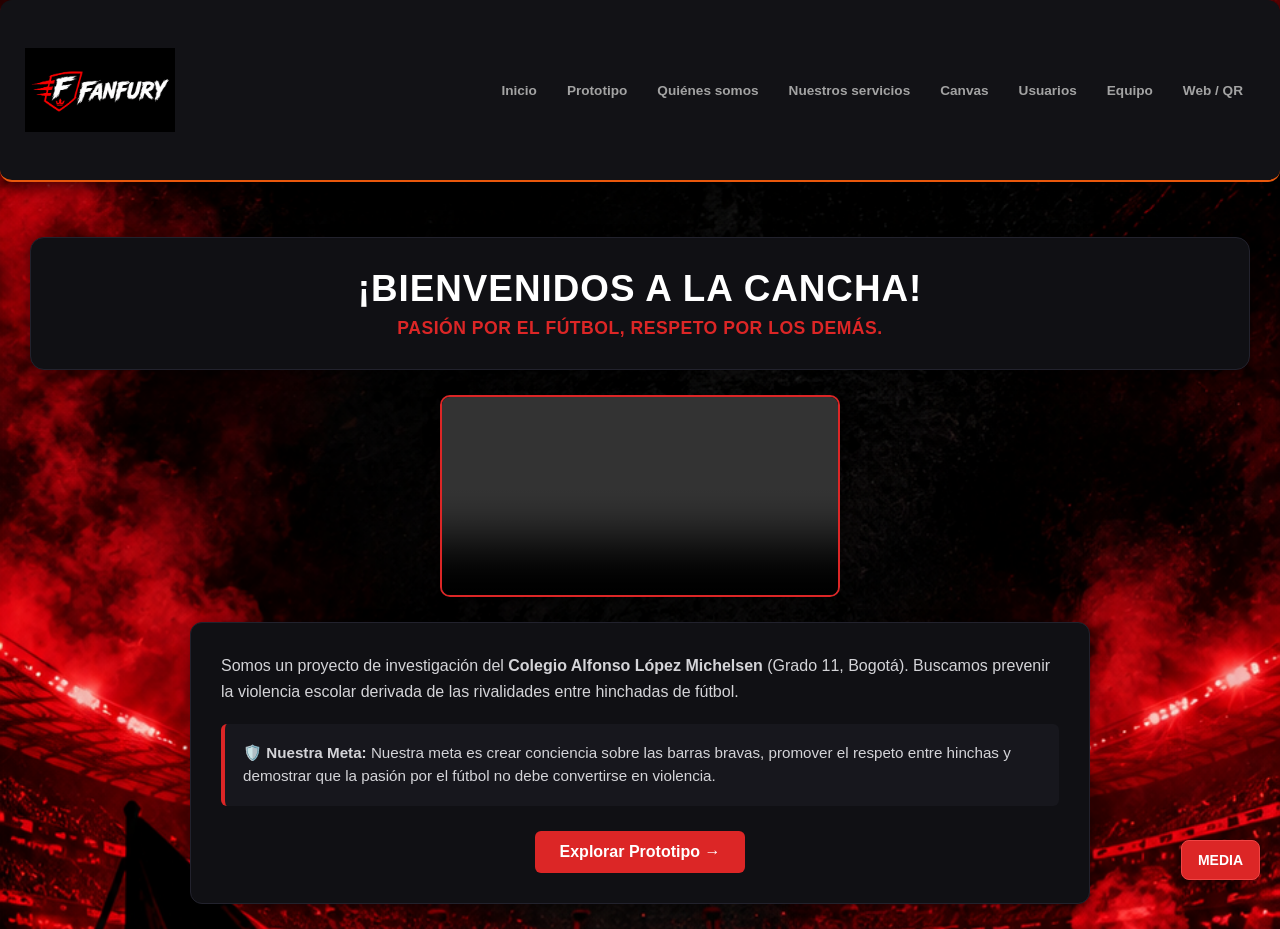
<file: Fan fury 1101/index.html>
<!DOCTYPE html>
<html lang="es">
<head>
    <meta charset="UTF-8">
    <meta name="viewport" content="width=device-width, initial-scale=1.0">
    <title>Fan Fury - Inicio</title>
    <link rel="stylesheet" href="Styleprincipal.css">

    <style>
        /* MENU MEDIA FLOTANTE */
        #menuCategoriasFlotante {
            position: fixed;
            right: 20px;
            bottom: 20px;
            z-index: 9999;
            display: flex;
            flex-direction: column;
            align-items: flex-end;
            gap: 10px;
            font-family: Arial, sans-serif;
        }

        #menuCategoriasFlotante button {
            box-sizing: border-box;
            max-width: calc(100vw - 30px);
            background-color: #dc2626;
            color: #ffffff;
            border: 1px solid #ef4444;
            border-radius: 8px;
            padding: 11px 16px;
            font-size: 14px;
            font-weight: bold;
            cursor: pointer;
            box-shadow: 0 4px 12px rgba(0, 0, 0, 0.4);
            transition: background-color 0.2s ease,
                        transform 0.2s ease;
        }

        #menuCategoriasFlotante button:hover {
            background-color: #991b1b;
            transform: translateY(-2px);
        }

        /* BOTON PRINCIPAL MEDIA */
        #botonCategorias {
            border-radius: 25px;
            padding: 14px 22px;
            font-size: 15px;
        }

        /* OPCIONES DESPLEGABLES */
        #opcionesCategorias {
            display: none;
            flex-direction: column;
            align-items: flex-end;
            gap: 8px;
            max-width: calc(100vw - 30px);
            max-height: 38vh;
            overflow-y: auto;
            padding: 4px;
        }

        #opcionesCategorias.mostrar {
            display: flex;
        }

        /* INFORMACION DE LAS CATEGORIAS */
        #informacionCategoria {
            display: none;
            box-sizing: border-box;
            width: 290px;
            max-width: calc(100vw - 40px);
            max-height: 28vh;
            overflow-y: auto;
            background-color: #101014;
            color: #d4d4d8;
            border: 1px solid #dc2626;
            border-radius: 12px;
            padding: 18px;
            box-shadow: 0 4px 18px rgba(0, 0, 0, 0.6);
        }

        #informacionCategoria h3 {
            color: #ef4444;
            margin: 0 0 10px;
            font-size: 18px;
        }

        #informacionCategoria p {
            color: #d4d4d8;
            font-size: 14px;
            line-height: 1.6;
            margin: 0 0 14px;
        }

        #enlaceCategoria {
            display: inline-block;
            background-color: #dc2626;
            color: #ffffff;
            padding: 9px 12px;
            border-radius: 6px;
            text-decoration: none;
            font-size: 13px;
            font-weight: bold;
        }

        #enlaceCategoria:hover {
            background-color: #991b1b;
        }

        /* ADAPTACION PARA CELULARES */
        @media (max-width: 480px) {
            #menuCategoriasFlotante {
                right: 12px;
                bottom: 12px;
            }

            #informacionCategoria {
                width: 270px;
            }
        }
    </style>
</head>

<body>

    <!-- MENU DE NAVEGACION SUPERIOR -->
    <header class="main-header">
        <div class="logo-container">
            <img
                src="IMG/Logotipo Esports FANFURY (1).png"
                alt="Logo Fan Fury"
                class="nav-logo">
        </div>

        <nav class="nav-menu" aria-label="Navegacion principal">
            <ul>
                <li><a href="index.html">Inicio</a></li>
                <li><a href="prototipo.html">Prototipo</a></li>
                <li><a href="quienes.html">Quiénes somos</a></li>
                <li><a href="servicios.html">Nuestros servicios</a></li>
                <li><a href="canvas.html">Canvas</a></li>
                <li><a href="usuarios.html">Usuarios</a></li>
                <li><a href="equipo.html">Equipo</a></li>
                <li><a href="acceso.html">Web / QR</a></li>
            </ul>
        </nav>
    </header>

    <!-- CONTENIDO PRINCIPAL -->
    <main style="
        width: 100%;
        max-width: 100%;
        padding: 25px 30px;
        box-sizing: border-box;
    ">

        <!-- TITULO Y SUBTITULO -->
        <div style="
            background-color: #101014;
            border: 1px solid #22222d;
            border-radius: 14px;
            padding: 30px 20px;
            text-align: center;
            width: 100%;
            margin: 0 auto 25px auto;
            box-shadow: 0 4px 15px rgba(0, 0, 0, 0.4);
            box-sizing: border-box;
        ">
            <h1 style="
                font-size: 2.3rem;
                color: #ffffff;
                margin-bottom: 8px;
                font-weight: 900;
                letter-spacing: 1px;
            ">
                ¡BIENVENIDOS A LA CANCHA!
            </h1>

            <p style="
                font-size: 1.1rem;
                color: #dc2626;
                font-weight: 700;
                text-transform: uppercase;
                letter-spacing: 0.5px;
                margin: 0;
            ">
                PASIÓN POR EL FÚTBOL, RESPETO POR LOS DEMÁS.
            </p>
        </div>

        <!-- VIDEO DE LA MASCOTA -->
        <div style="
            display: flex;
            justify-content: center;
            margin-bottom: 25px;
        ">
            <div style="
                width: 100%;
                max-width: 400px;
                border-radius: 10px;
                overflow: hidden;
                border: 2px solid #dc2626;
                background: #000;
                box-shadow: 0 4px 15px rgba(0, 0, 0, 0.5);
            ">
                <video
                    controls
                    autoplay
                    loop
                    muted
                    width="100%"
                    style="
                        display: block;
                        width: 100%;
                        height: auto;
                        object-fit: contain;
                    ">
                    <source src="VIDEO/mascota.mp4" type="video/mp4">
                    Tu navegador no admite la reproducción de este video.
                </video>
            </div>
        </div>

        <!-- TARJETA DE INFORMACION -->
        <div style="
            background-color: #101014;
            border: 1px solid #22222d;
            border-radius: 12px;
            padding: 30px;
            max-width: 900px;
            margin: 0 auto;
            box-shadow: 0 4px 15px rgba(0, 0, 0, 0.4);
        ">
            <p style="
                color: #d4d4d8;
                font-size: 1rem;
                line-height: 1.6;
                margin-bottom: 20px;
            ">
                Somos un proyecto de investigación del
                <strong>Colegio Alfonso López Michelsen</strong>
                (Grado 11, Bogotá). Buscamos prevenir la violencia escolar
                derivada de las rivalidades entre hinchadas de fútbol.
            </p>

            <div style="
                background-color: #17171d;
                border-left: 4px solid #dc2626;
                padding: 18px;
                border-radius: 6px;
                margin-bottom: 25px;
            ">
                <p style="
                    color: #d4d4d8;
                    font-size: 0.95rem;
                    line-height: 1.5;
                    margin: 0;
                ">
                    🛡️ <strong>Nuestra Meta:</strong>
                    Nuestra meta es crear conciencia sobre las barras bravas,
                    promover el respeto entre hinchas y demostrar que la pasión
                    por el fútbol no debe convertirse en violencia.
                </p>
            </div>

            <div style="text-align: center; margin-top: 20px;">
                <a
                    href="prototipo.html"
                    style="
                        background-color: #dc2626;
                        color: #ffffff;
                        padding: 12px 25px;
                        border-radius: 6px;
                        text-decoration: none;
                        font-weight: bold;
                        display: inline-block;
                    ">
                    Explorar Prototipo →
                </a>
            </div>
        </div>
    </main>

    <!-- MENU FLOTANTE MEDIA -->
    <div id="menuCategoriasFlotante">

        <!-- INFORMACION DE CADA CATEGORIA -->
        <section
            id="informacionCategoria"
            aria-live="polite"
            aria-labelledby="tituloCategoria">

            <h3 id="tituloCategoria"></h3>
            <p id="textoCategoria"></p>

            <a id="enlaceCategoria" href="index.html">
                Abrir sección →
            </a>
        </section>

        <!-- OPCIONES DEL MENU MEDIA -->
        <div id="opcionesCategorias" aria-label="Secciones multimedia">

            <button
                type="button"
                onclick="mostrarCategoria('sustentacion')">
                Sustentación
            </button>

            <button
                type="button"
                onclick="mostrarCategoria('mitigacion')">
                Producto de mitigación
            </button>

            <button
                type="button"
                onclick="mostrarCategoria('proyecto')">
                Proyecto
            </button>

            <button
                type="button"
                onclick="mostrarCategoria('resultados')">
                Resultados
            </button>

            <!-- NUEVO BOTON PRESUPUESTO -->
            <button
                type="button"
                onclick="mostrarCategoria('presupuesto')">
                Presupuesto
            </button>

        </div>

        <!-- BOTON PRINCIPAL MEDIA -->
        <button
            type="button"
            id="botonCategorias"
            aria-expanded="false"
            aria-controls="opcionesCategorias"
            onclick="alternarMenu()">
            MEDIA
        </button>
    </div>

    <!-- FUNCIONALIDAD DEL MENU MEDIA -->
    <script>
        // INFORMACION Y ENLACES DE LAS CATEGORIAS
        const categorias = {

            sustentacion: {
                titulo: "Sustentación",
                texto: "En esta sección presentamos y explicamos el proyecto FAN FURY, sus objetivos, su proceso de desarrollo y la propuesta para promover el respeto entre las hinchadas de fútbol.",
                pagina: "sustentacion.html"
            },

            mitigacion: {
                titulo: "Producto de mitigación",
                texto: "Aquí encontrarás información sobre el producto de mitigación de FAN FURY y cómo busca contribuir a prevenir la violencia asociada a las rivalidades entre hinchas.",
                pagina: "mitigacion.html"
            },

            proyecto: {
                titulo: "Proyecto",
                texto: "Conoce nuestro proyecto de investigación del Colegio Alfonso López Michelsen, enfocado en prevenir la violencia escolar relacionada con las rivalidades entre las hinchadas de fútbol.",
                pagina: "proyecto.html"
            },

            resultados: {
                titulo: "Resultados",
                texto: "En esta sección puedes consultar los resultados obtenidos durante el desarrollo de FAN FURY y los avances de nuestra investigación.",
                pagina: "resultados.html"
            },

            // NUEVA CATEGORIA PRESUPUESTO
            presupuesto: {
                titulo: "Presupuesto",
                texto: "Consulta el presupuesto de FAN FURY, los recursos necesarios para desarrollar el proyecto y los costos estimados de sus materiales, herramientas y funcionamiento.",
                pagina: "presupuesto.html"
            }
        };

        // ABRIR Y CERRAR EL MENU
        function alternarMenu() {
            const opciones = document.getElementById("opcionesCategorias");
            const boton = document.getElementById("botonCategorias");
            const informacion = document.getElementById("informacionCategoria");

            const menuAbierto = opciones.classList.toggle("mostrar");

            boton.setAttribute("aria-expanded", String(menuAbierto));

            boton.textContent = menuAbierto
                ? "✕ Cerrar"
                : "MEDIA";

            if (!menuAbierto) {
                informacion.style.display = "none";
            }
        }

        // MOSTRAR LA INFORMACION DE LA CATEGORIA SELECCIONADA
        function mostrarCategoria(clave) {
            const categoria = categorias[clave];

            if (!categoria) {
                return;
            }

            document.getElementById("tituloCategoria").textContent =
                categoria.titulo;

            document.getElementById("textoCategoria").textContent =
                categoria.texto;

            const enlace = document.getElementById("enlaceCategoria");

            enlace.href = categoria.pagina;
            enlace.textContent = "Abrir " + categoria.titulo + " →";

            document.getElementById("informacionCategoria").style.display =
                "block";
        }
    </script>

</body>
</html>
</file>
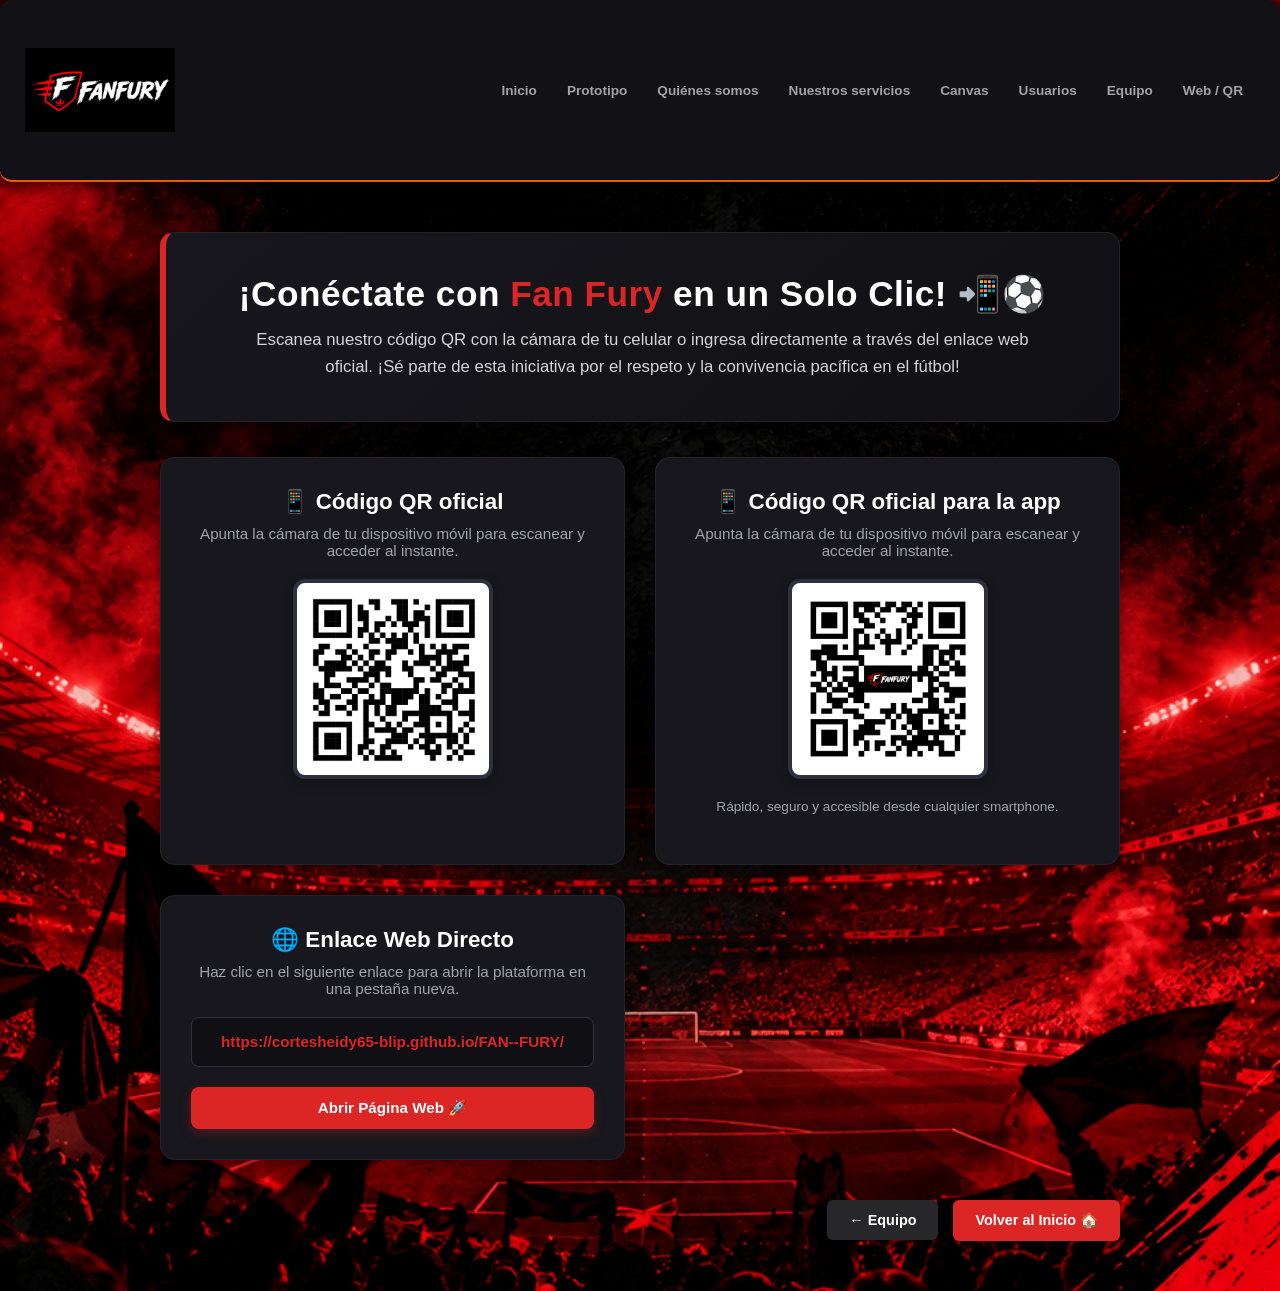
<file: Fan fury 1101/acceso.html>
<!DOCTYPE html>
<html lang="es">
<head>
    <meta charset="UTF-8">
    <meta name="viewport" content="width=device-width, initial-scale=1.0">
    <title>Fan Fury - Acceso Web y QR</title>
    <link rel="stylesheet" href="Styleprincipal.css">

    <style>
        body {
            background-color: #0d0d11;
            color: #ffffff;
            font-family: Arial, sans-serif;
            margin: 0;
            padding: 0;
        }

        .acceso-container {
            max-width: 1000px;
            margin: 30px auto;
            padding: 20px;
        }

        .acceso-hero {
            background: linear-gradient(135deg, #17171d 0%, #101014 100%);
            border: 1px solid #22222d;
            border-left: 6px solid #dc2626;
            border-radius: 14px;
            padding: 40px 30px;
            margin-bottom: 35px;
            text-align: center;
            box-shadow: 0 6px 20px rgba(0, 0, 0, 0.5);
        }

        .acceso-hero h1 {
            color: #ffffff;
            font-size: 2.2rem;
            margin-bottom: 12px;
            letter-spacing: 0.5px;
        }

        .acceso-hero h1 span {
            color: #dc2626;
        }

        .acceso-hero p {
            color: #d4d4d8;
            font-size: 1.05rem;
            max-width: 800px;
            margin: 0 auto;
            line-height: 1.6;
        }

        .access-grid {
            display: grid;
            grid-template-columns: 1fr 1fr;
            gap: 30px;
            margin-bottom: 30px;
        }

        .access-card {
            background-color: #17171d;
            border: 1px solid #22222d;
            border-radius: 14px;
            padding: 30px;
            text-align: center;
            box-shadow: 0 4px 15px rgba(0, 0, 0, 0.4);
            transition: transform 0.3s ease, border-color 0.3s ease;
        }

        .access-card:hover {
            transform: translateY(-3px);
            border-color: #dc2626;
        }

        .access-card h2 {
            color: #ffffff;
            font-size: 1.4rem;
            margin-bottom: 10px;
        }

        .access-card p {
            color: #a1a1aa;
            font-size: 0.95rem;
            margin-bottom: 20px;
        }

        .qr-frame {
            width: 200px;
            height: 200px;
            margin: 0 auto 20px auto;
            background-color: #ffffff;
            border: 4px solid #2f2f3d;
            border-radius: 12px;
            display: flex;
            align-items: center;
            justify-content: center;
            padding: 8px;
            box-shadow: 0 4px 12px rgba(0, 0, 0, 0.3);
        }

        .qr-frame img {
            width: 100%;
            height: 100%;
            object-fit: contain;
            display: block;
        }

        .link-box {
            background-color: #101014;
            border: 1px solid #2f2f3d;
            border-radius: 8px;
            padding: 15px;
            margin-bottom: 20px;
            word-break: break-all;
        }

        .link-box a {
            color: #dc2626;
            font-weight: bold;
            text-decoration: none;
            font-size: 0.95rem;
        }

        .link-box a:hover {
            text-decoration: underline;
        }

        .btn-access {
            display: inline-block;
            background-color: #dc2626;
            color: #ffffff;
            padding: 12px 25px;
            border-radius: 8px;
            text-decoration: none;
            font-weight: bold;
            font-size: 0.95rem;
            transition: background-color 0.3s, transform 0.2s;
            box-shadow: 0 4px 12px rgba(220, 38, 38, 0.3);
            width: 100%;
            box-sizing: border-box;
        }

        .btn-access:hover {
            background-color: #b91c1c;
            transform: translateY(-2px);
        }

        /* Botones inferiores */
        .botones-inferiores {
            margin-top: 40px;
            display: flex;
            justify-content: flex-end;
            align-items: center;
            gap: 15px;
            flex-wrap: wrap;
            width: 100%;
            box-sizing: border-box;
        }

        .btn-nav {
            display: inline-block;
            padding: 12px 22px;
            border-radius: 6px;
            text-decoration: none;
            text-align: center;
            box-sizing: border-box;
            transition: background-color 0.3s, transform 0.2s;
        }

        .btn-nav:hover {
            transform: translateY(-2px);
        }

        /* Diseño responsivo para celulares */
        @media (max-width: 768px) {
            .access-grid {
                grid-template-columns: 1fr;
            }

            .acceso-hero h1 {
                font-size: 1.7rem;
            }

            .botones-inferiores {
                justify-content: flex-end;
                gap: 10px;
            }
        }
    </style>
</head>

<body>

    <header class="main-header">
        <div class="logo-container">
            <img src="IMG/Logotipo Esports FANFURY (1).png"
                 alt="Logo FAN FURY"
                 class="nav-logo">
        </div>

        <nav class="nav-menu">
            <ul>
                <li><a href="index.html">Inicio</a></li>
                <li><a href="prototipo.html">Prototipo</a></li>
                <li><a href="quienes.html">Quiénes somos</a></li>
                <li><a href="servicios.html">Nuestros servicios</a></li>
                <li><a href="canvas.html">Canvas</a></li>
                <li><a href="usuarios.html">Usuarios</a></li>
                <li><a href="equipo.html">Equipo</a></li>
                <li><a href="acceso.html">Web / QR</a></li>
            </ul>
        </nav>
    </header>

    <main class="acceso-container">

        <div class="acceso-hero">
            <h1>¡Conéctate con <span>Fan Fury</span> en un Solo Clic! 📲⚽</h1>

            <p>
                Escanea nuestro código QR con la cámara de tu celular o ingresa
                directamente a través del enlace web oficial. ¡Sé parte de esta
                iniciativa por el respeto y la convivencia pacífica en el fútbol!
            </p>
        </div>

        <div class="access-grid">

            <!-- Primera tarjeta: Código QR oficial -->
            <div class="access-card">
                <h2>📱 Código QR oficial</h2>

                <p>
                    Apunta la cámara de tu dispositivo móvil para escanear
                    y acceder al instante.
                </p>

                <div class="qr-frame">
                    <img src="IMG/FAN FURY.png" alt="Código QR Fan Fury">
                </div>
            </div>

            <!-- Segunda tarjeta: Código QR de la aplicación -->
            <div class="access-card">
                <h2>📱 Código QR oficial para la app</h2>

                <p>
                    Apunta la cámara de tu dispositivo móvil para escanear
                    y acceder al instante.
                </p>

                <div class="qr-frame">
                    <img src="IMG/codigo app.jpg" alt="Código QR Fan Fury">
                </div>

                <p style="color: #a1a1aa; font-size: 0.85rem; margin-top: 15px;">
                    Rápido, seguro y accesible desde cualquier smartphone.
                </p>
            </div>

            <!-- Tercera tarjeta: Enlace web directo -->
            <div class="access-card">
                <h2>🌐 Enlace Web Directo</h2>

                <p>
                    Haz clic en el siguiente enlace para abrir la plataforma
                    en una pestaña nueva.
                </p>

                <div class="link-box">
                    <a href="https://cortesheidy65-blip.github.io/FAN--FURY/"
                       target="_blank"
                       rel="noopener noreferrer">
                        https://cortesheidy65-blip.github.io/FAN--FURY/
                    </a>
                </div>

                <a href="https://cortesheidy65-blip.github.io/FAN--FURY/"
                   target="_blank"
                   rel="noopener noreferrer"
                   class="btn-access">
                    Abrir Página Web 🚀
                </a>
            </div>

        </div>

        <!-- Botones acomodados en la parte inferior derecha -->
        <div class="botones-inferiores">

            <a href="equipo.html"
               class="btn-nav"
               style="background-color: #27272a; color: #ffffff;">
                ← Equipo
            </a>

            <a href="index.html"
               class="btn-nav"
               style="background-color: #dc2626; color: #ffffff;">
                Volver al Inicio 🏠
            </a>

        </div>

    </main>

</body>
</html>
</file>
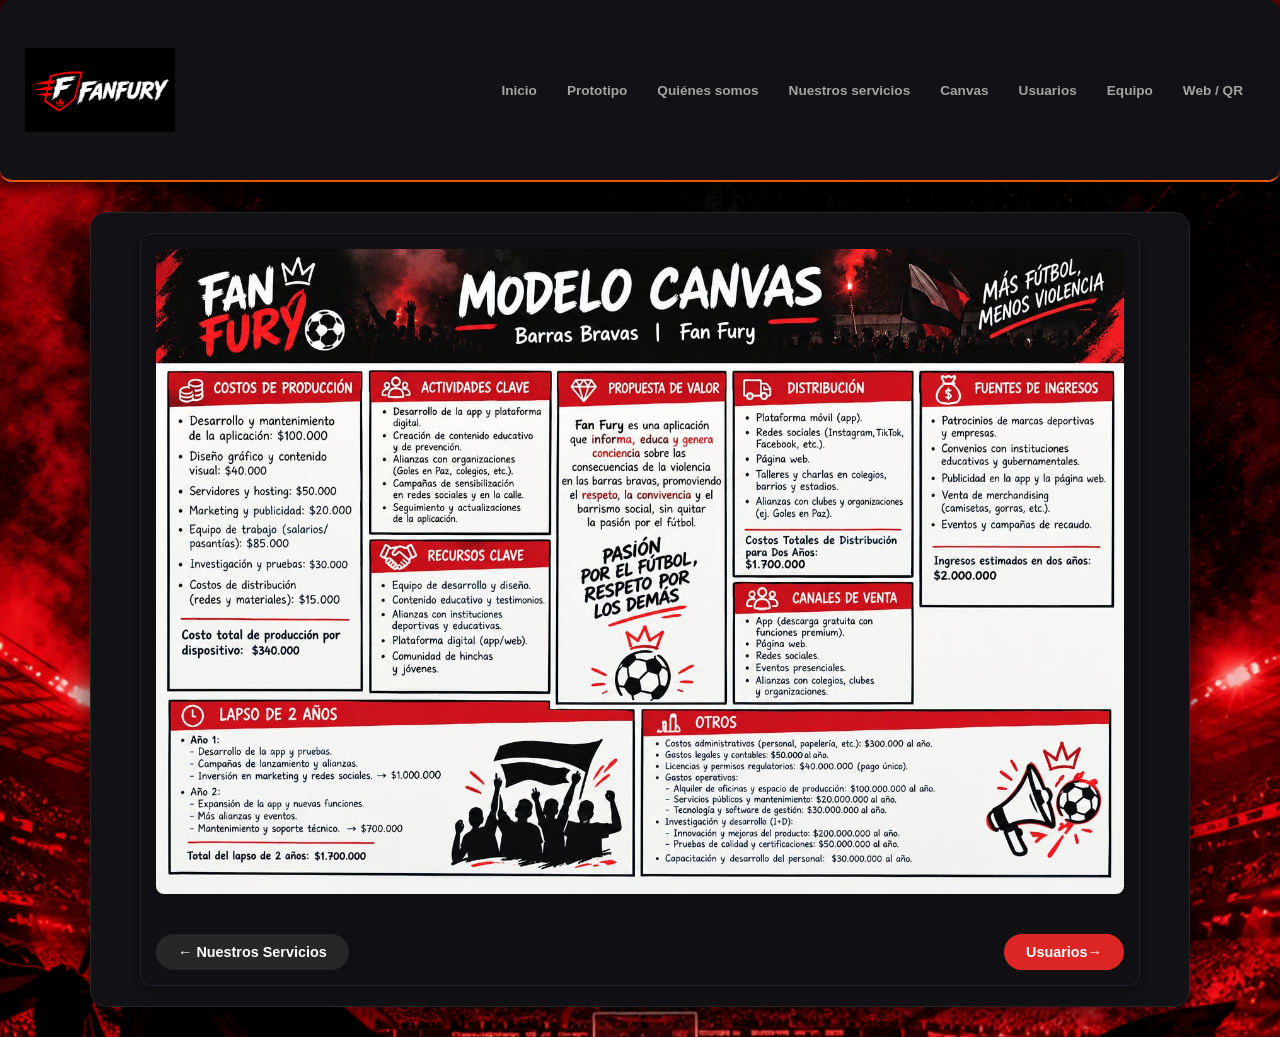
<file: Fan fury 1101/canvas.html>
<!DOCTYPE html>
<html lang="es">
<head>
    <meta charset="UTF-8">
    <meta name="viewport" content="width=device-width, initial-scale=1.0">
    <title>Fan Fury - Modelo Canvas</title>
    <link rel="stylesheet" href="Styleprincipal.css">
</head>
<body>

    <!-- MENÚ DE NAVEGACIÓN SUPERIOR SIN INDICADOR ACTIVO -->
    <header class="main-header">
        <div class="logo-container">
            <img src="IMG/Logotipo Esports FANFURY (1).png" alt="Logo Fan Fury" class="nav-logo">
            
        </div>
        <nav class="nav-menu">
            <ul>
                   <li><a href="index.html">Inicio</a></li>
                <li><a href="prototipo.html">Prototipo</a></li>
                <li><a href="quienes.html">Quiénes somos</a></li>
                <li><a href="servicios.html">Nuestros servicios</a></li>
                <li><a href="canvas.html">Canvas</a></li>
                <li><a href="usuarios.html">Usuarios</a></li>
                <li><a href="equipo.html">Equipo</a></li>
                <li><a href="acceso.html">Web / QR</a></li>
            </ul>
        </nav>
    </header>

    <!-- CONTENEDOR PRINCIPAL CON LA IMAGEN DEL CANVAS -->
    <main class="section-container" style="max-width: 1100px; margin: 30px auto; padding: 20px;">
        <div style="width: 100%; max-width: 1000px; margin: 0 auto; background-color: #101014; border: 1px solid #22222d; border-radius: 12px; padding: 15px; box-shadow: 0 4px 15px rgba(0, 0, 0, 0.4); overflow: hidden;">
            <img src="IMG/canvas.png" alt="Modelo Canvas Fan Fury" style="width: 100%; height: auto; display: block; object-fit: contain; border-radius: 8px;">


            <!-- BOTONES DE NAVEGACIÓN -->
        <div style="margin-top: 40px; display: flex; justify-content: space-between;">
            <a href="servicios.html" class="btn-nav" style="background-color: #27272a; color: #ffffff;">←  Nuestros Servicios</a>
            <a href="usuarios.html" class="btn-nav" style="background-color: #dc2626; color: #ffffff;"> Usuarios→</a>
        </div>
        </div>
</file>
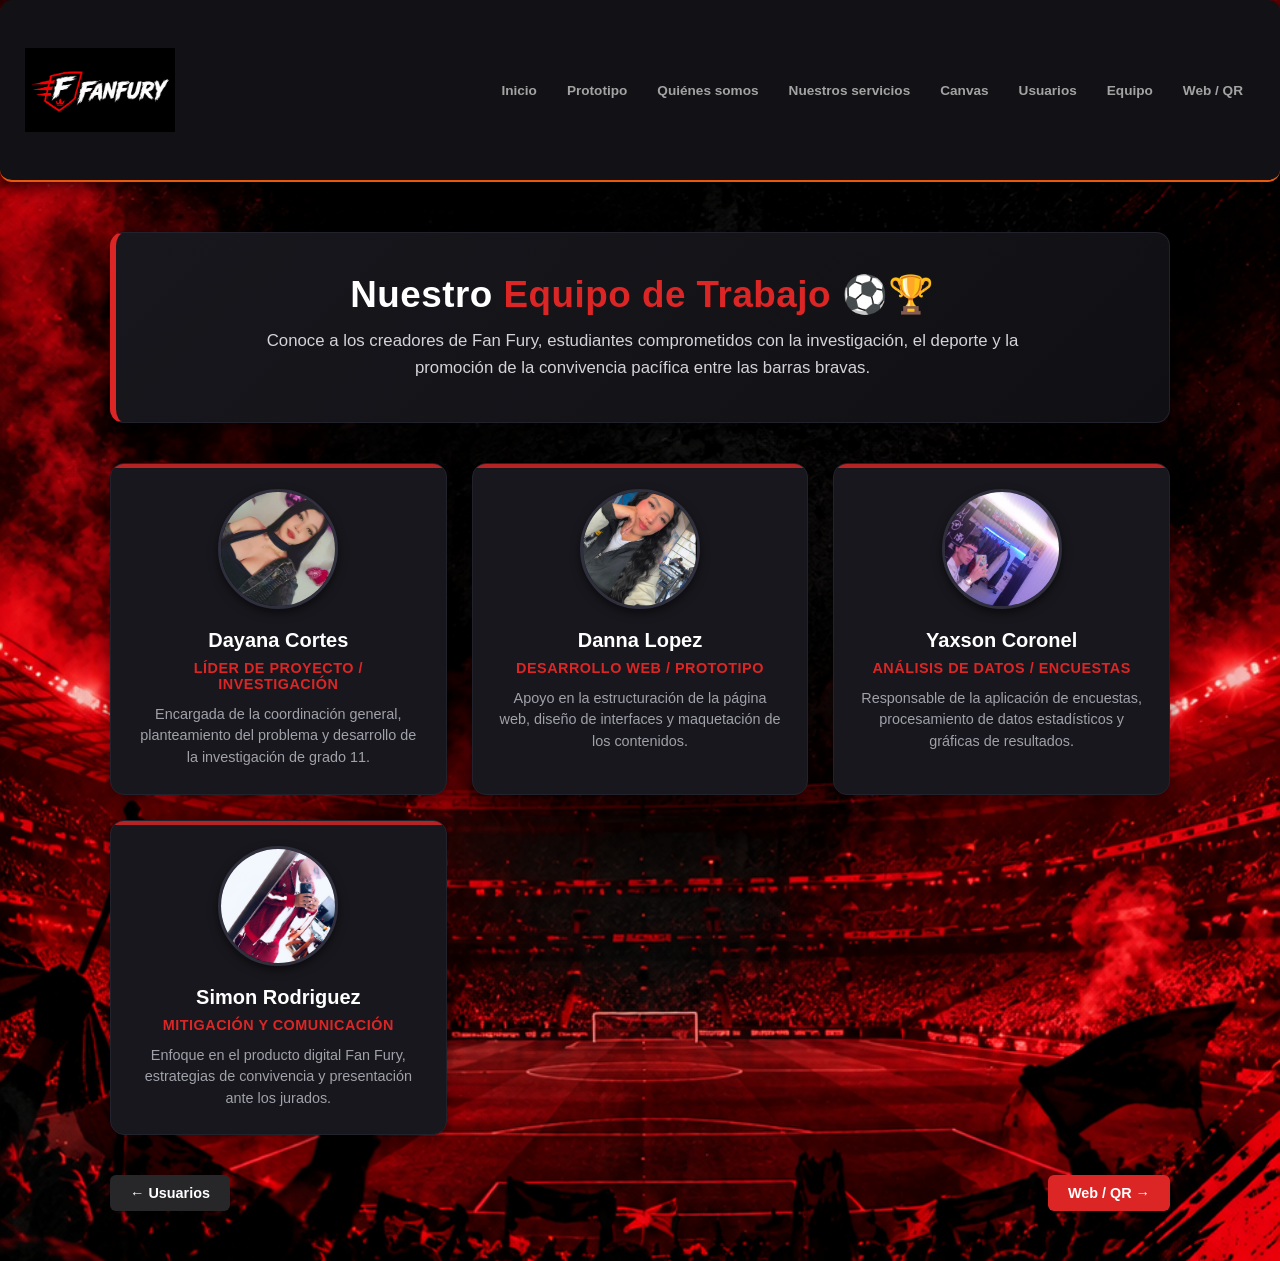
<file: Fan fury 1101/equipo.html>
<!DOCTYPE html>
<html lang="es">
<head>
    <meta charset="UTF-8">
    <meta name="viewport" content="width=device-width, initial-scale=1.0">
    <title>Fan Fury - Nuestro Equipo</title>
    <link rel="stylesheet" href="Styleprincipal.css">
    <style>
        /* Estilos modernos y creativos para la sección de Equipo */
        body {
            background-color: #0d0d11;
            color: #ffffff;
            font-family: Arial, sans-serif;
            margin: 0;
            padding: 0;
        }

        .equipo-container {
            max-width: 1100px;
            margin: 30px auto;
            padding: 20px;
        }

        /* Encabezado / Banner inspirador */
        .equipo-hero {
            background: linear-gradient(135deg, #17171d 0%, #101014 100%);
            border: 1px solid #22222d;
            border-left: 6px solid #dc2626;
            border-radius: 14px;
            padding: 40px 30px;
            margin-bottom: 40px;
            text-align: center;
            box-shadow: 0 6px 20px rgba(0, 0, 0, 0.5);
        }

        .equipo-hero h1 {
            color: #ffffff;
            font-size: 2.3rem;
            margin-bottom: 12px;
            letter-spacing: 0.5px;
        }

        .equipo-hero h1 span {
            color: #dc2626;
        }

        .equipo-hero p {
            color: #d4d4d8;
            font-size: 1.05rem;
            max-width: 800px;
            margin: 0 auto;
            line-height: 1.6;
        }

        /* Cuadrícula de tarjetas del equipo (Responsive grid) */
        .team-grid {
            display: grid;
            grid-template-columns: repeat(auto-fit, minmax(280px, 1fr));
            gap: 25px;
            margin-bottom: 40px;
        }

        /* Tarjeta individual de cada integrante */
        .team-card {
            background-color: #17171d;
            border: 1px solid #22222d;
            border-radius: 14px;
            padding: 25px;
            text-align: center;
            box-shadow: 0 4px 15px rgba(0, 0, 0, 0.4);
            transition: transform 0.3s ease, border-color 0.3s ease, box-shadow 0.3s ease;
            position: relative;
            overflow: hidden;
        }

        .team-card::before {
            content: '';
            position: absolute;
            top: 0;
            left: 0;
            width: 100%;
            height: 4px;
            background-color: #dc2626;
            opacity: 0.8;
        }

        .team-card:hover {
            transform: translateY(-5px);
            border-color: #dc2626;
            box-shadow: 0 8px 25px rgba(220, 38, 38, 0.25);
        }

        /* Espacio para la fotografía del integrante */
        .team-photo-wrapper {
            width: 120px;
            height: 120px;
            margin: 0 auto 20px auto;
            border-radius: 50%;
            background-color: #101014;
            border: 3px solid #2f2f3d;
            display: flex;
            align-items: center;
            justify-content: center;
            overflow: hidden;
            box-shadow: 0 4px 10px rgba(0, 0, 0, 0.5);
            transition: border-color 0.3s ease;
        }

        .team-card:hover .team-photo-wrapper {
            border-color: #dc2626;
        }

        .team-photo-wrapper img {
            width: 100%;
            height: 100%;
            object-fit: cover;
            display: block;
        }

        /* Datos del integrante */
        .team-name {
            color: #ffffff;
            font-size: 1.25rem;
            font-weight: bold;
            margin-bottom: 8px;
        }

        .team-role {
            color: #dc2626;
            font-size: 0.9rem;
            font-weight: bold;
            text-transform: uppercase;
            letter-spacing: 0.5px;
            margin-bottom: 12px;
        }

        .team-description {
            color: #a1a1aa;
            font-size: 0.9rem;
            line-height: 1.5;
        }

        /* Diseño adaptable para celulares */
        @media (max-width: 768px) {
            .equipo-hero h1 {
                font-size: 1.8rem;
            }
        }
    </style>
</head>
<body>

    <!-- MENÚ DE NAVEGACIÓN SUPERIOR -->
    <header class="main-header">
        <div class="logo-container">
            <img src="IMG/Logotipo Esports FANFURY (1).png" alt="Logo Fan Fury" class="nav-logo">
        
        </div>
        <nav class="nav-menu">
            <ul>
                    <li><a href="index.html">Inicio</a></li>
                <li><a href="prototipo.html">Prototipo</a></li>
                <li><a href="quienes.html">Quiénes somos</a></li>
                <li><a href="servicios.html">Nuestros servicios</a></li>
                <li><a href="canvas.html">Canvas</a></li>
                <li><a href="usuarios.html">Usuarios</a></li>
                <li><a href="equipo.html">Equipo</a></li>
                <li><a href="acceso.html">Web / QR</a></li>
            </ul>
        </nav>
    </header>

    <main class="equipo-container">

        <!-- BANNER / PRESENTACIÓN -->
        <div class="equipo-hero">
            <h1>Nuestro <span>Equipo de Trabajo</span> ⚽🏆</h1>
            <p>Conoce a los creadores de Fan Fury, estudiantes comprometidos con la investigación, el deporte y la promoción de la convivencia pacífica entre las barras bravas.</p>
        </div>

        <!-- TARJETAS DE LOS INTEGRANTES -->
        <div class="team-grid">

            <!-- Integrante 1 -->
            <div class="team-card">
                <div class="team-photo-wrapper">
                    <!-- 📌 RUTA DE IMAGEN: Guarda la foto en la carpeta IMG y ajusta el nombre aquí -->
                    <img src="IMG/dayana.jpeg" alt="Dayana Cortes">
                </div>
                <div class="team-name">Dayana Cortes</div>
                <div class="team-role">Líder de Proyecto / Investigación</div>
                <div class="team-description">Encargada de la coordinación general, planteamiento del problema y desarrollo de la investigación de grado 11.</div>
            </div>

            <!-- Integrante 2 -->
            <div class="team-card">
                <div class="team-photo-wrapper">
                   
                    <img src="IMG/dannna.jpeg" alt="danna">
                </div>
                <div class="team-name">Danna Lopez</div>
                <div class="team-role">Desarrollo Web / Prototipo</div>
                <div class="team-description">Apoyo en la estructuración de la página web, diseño de interfaces y maquetación de los contenidos.</div>
            </div>

            <!-- Integrante 3 -->
            <div class="team-card">
                <div class="team-photo-wrapper">
                 
                    <img src="IMG/yaxson.jpeg" alt="yaxson">
                </div>
                <div class="team-name">Yaxson Coronel</div>
                <div class="team-role">Análisis de Datos / Encuestas</div>
                <div class="team-description">Responsable de la aplicación de encuestas, procesamiento de datos estadísticos y gráficas de resultados.</div>
            </div>

            <!-- Integrante 4 (Puedes agregar o duplicar más tarjetas si lo necesitas) -->
            <div class="team-card">
                <div class="team-photo-wrapper">
                  
                    <img src="IMG/simon.jpeg" alt="Simon Rodriguez">
                </div>
                <div class="team-name">Simon Rodriguez</div>
                <div class="team-role">Mitigación y Comunicación</div>
                <div class="team-description">Enfoque en el producto digital Fan Fury, estrategias de convivencia y presentación ante los jurados.</div>
            </div>

        </div>

        <!-- BOTONES DE NAVEGACIÓN INFERIOR -->
        <div style="margin-top: 40px; display: flex; justify-content: space-between;">
            <a href="usuarios.html" class="btn-nav" style="background-color: #27272a; color: #ffffff; padding: 10px 20px; border-radius: 6px; text-decoration: none;">← Usuarios</a>
            <a href="acceso.html" class="btn-nav" style="background-color: #dc2626; color: #ffffff; padding: 10px 20px; border-radius: 6px; text-decoration: none;">Web / QR →</a>
        </div>
    </main>

</body>
</html>
</file>
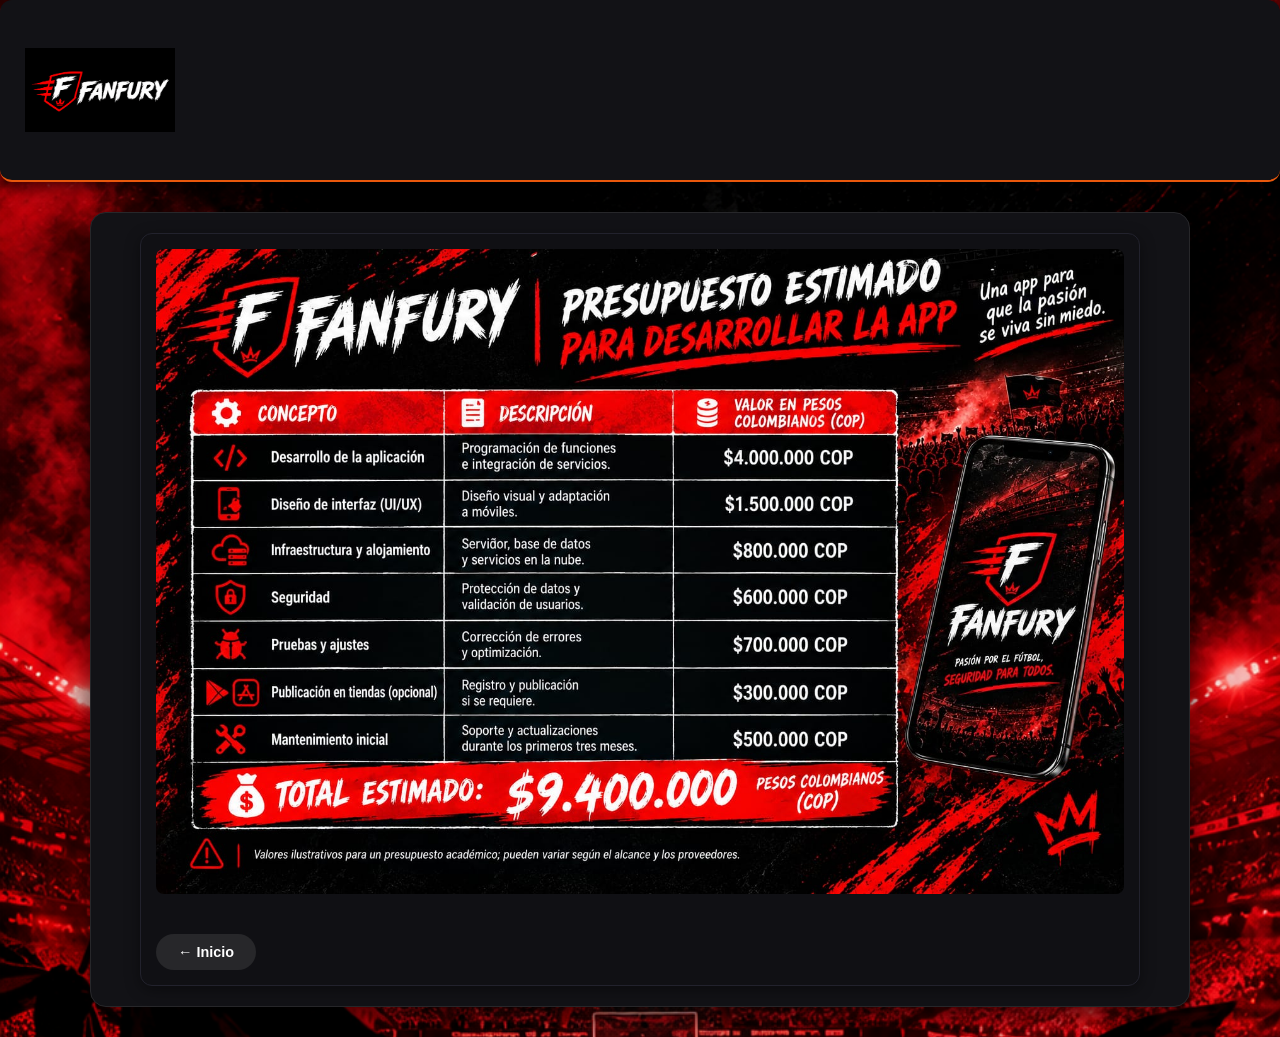
<file: Fan fury 1101/presupuesto.html>
<!DOCTYPE html>
<html lang="es">
<head>
    <meta charset="UTF-8">
    <meta name="viewport" content="width=device-width, initial-scale=1.0">
    <title>Fan Fury - Modelo Canvas</title>
    <link rel="stylesheet" href="Styleprincipal.css">
</head>
<body>

    <!-- MENÚ DE NAVEGACIÓN SUPERIOR SIN INDICADOR ACTIVO -->
    <header class="main-header">
        <div class="logo-container">
            <img src="IMG/Logotipo Esports FANFURY (1).png" alt="Logo Fan Fury" class="nav-logo">
            
        </div>
        <nav class="nav-menu">
            <ul>
            </ul>
        </nav>
    </header>

    <!-- CONTENEDOR PRINCIPAL CON LA IMAGEN DEL CANVAS -->
    <main class="section-container" style="max-width: 1100px; margin: 30px auto; padding: 20px;">
        <div style="width: 100%; max-width: 1000px; margin: 0 auto; background-color: #101014; border: 1px solid #22222d; border-radius: 12px; padding: 15px; box-shadow: 0 4px 15px rgba(0, 0, 0, 0.4); overflow: hidden;">
            <img src="IMG/presupuesto.jpeg" alt="Modelo Canvas Fan Fury" style="width: 100%; height: auto; display: block; object-fit: contain; border-radius: 8px;">


        <div style="margin-top: 40px; display: flex; justify-content: space-between;">
            <a href="index.html" class="btn-nav" style="background-color: #27272a; color: #ffffff;">← Inicio</a>
    
        </div>
        </div>
</file>
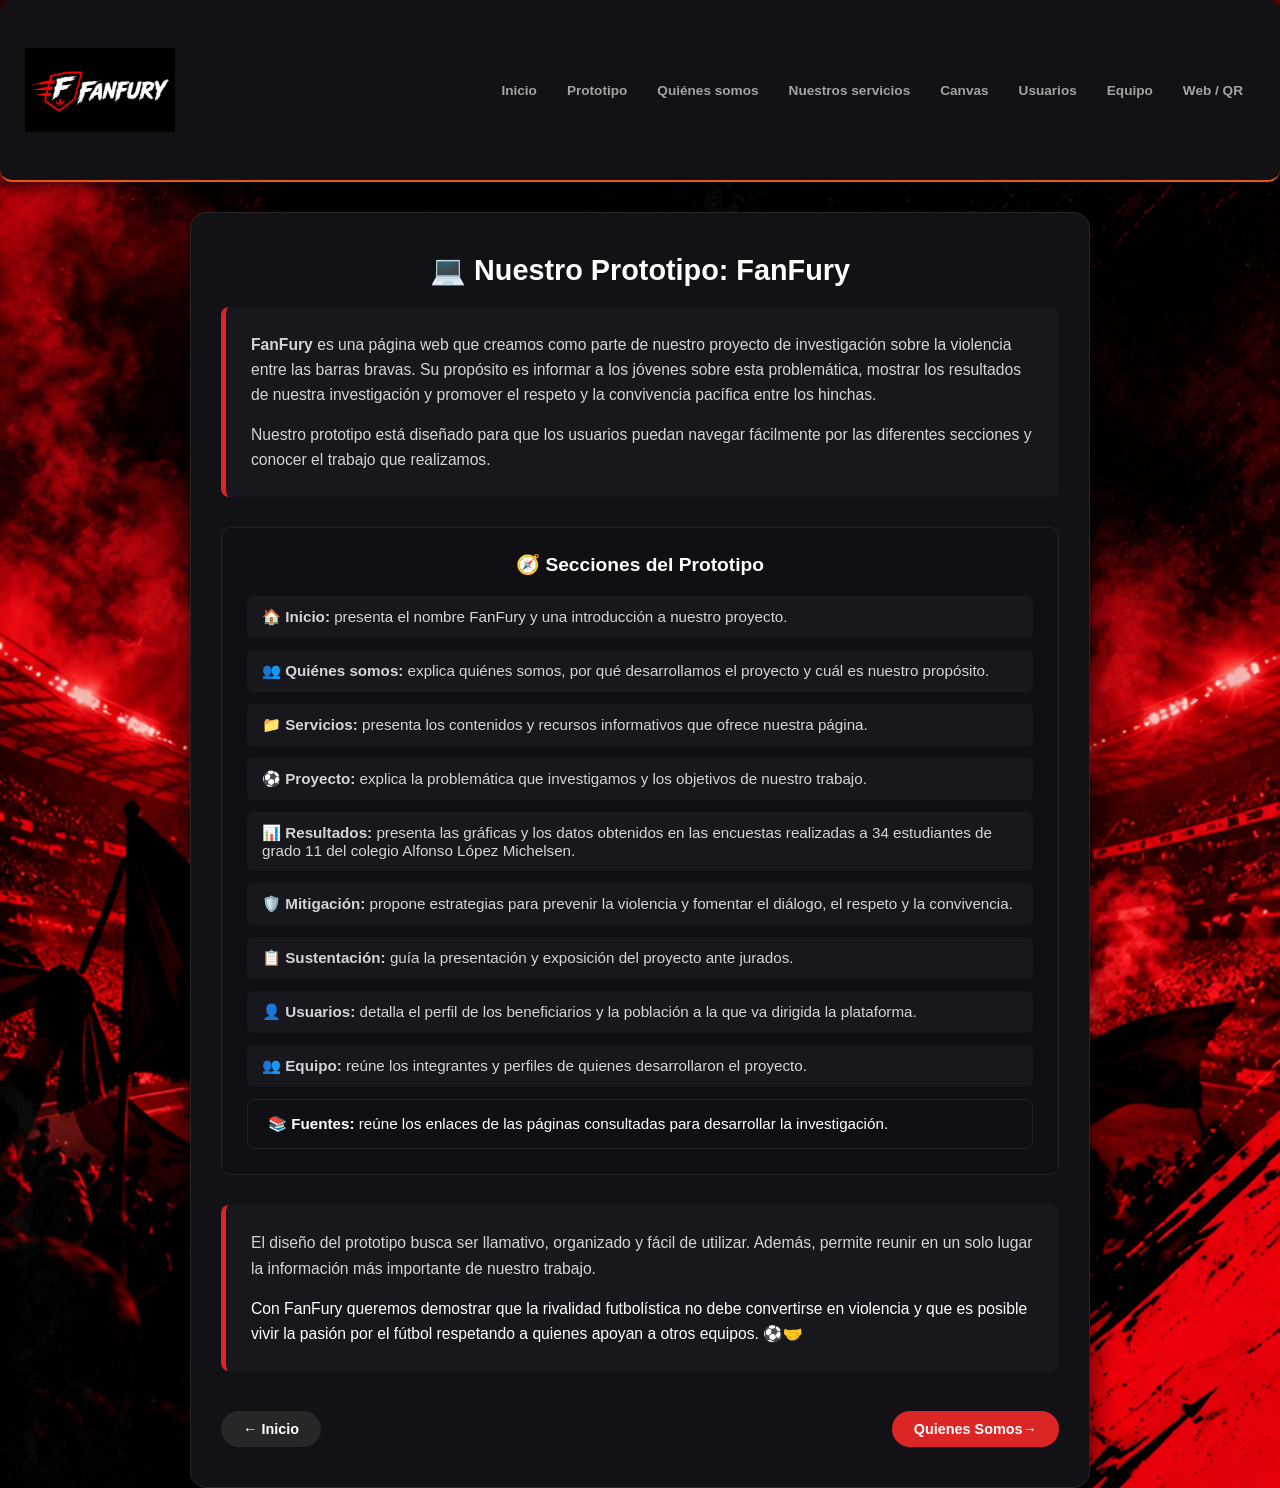
<file: Fan fury 1101/prototipo.html>
<!DOCTYPE html>
<html lang="es">
<head>
    <meta charset="UTF-8">
    <meta name="viewport" content="width=device-width, initial-scale=1.0">
    <title>Fan Fury - Prototipo Web</title>
    <link rel="stylesheet" href="Styleprincipal.css">
</head>
<body>

    <header class="main-header">
        <div class="logo-container">
            <img src="IMG/Logotipo Esports FANFURY (1).png" alt="Logo Fan Fury" class="nav-logo">
            
        </div>
       <nav class="nav-menu">
            <ul>
                <li><a href="index.html">Inicio</a></li>
                <li><a href="prototipo.html">Prototipo</a></li>
                <li><a href="quienes.html">Quiénes somos</a></li>
                <li><a href="servicios.html">Nuestros servicios</a></li>
                <li><a href="canvas.html">Canvas</a></li>
                <li><a href="usuarios.html">Usuarios</a></li>
                <li><a href="equipo.html">Equipo</a></li>
                <li><a href="acceso.html">Web / QR</a></li>
            </ul>
        </nav>
    </header>

    <main class="section-container" style="max-width: 900px;">
        
        <h2 style="font-size: 1.8rem; color: #ffffff; text-align: center; margin-bottom: 20px; font-weight: 800;">💻 Nuestro Prototipo: FanFury</h2>

        <!-- DESCRIPCIÓN PRINCIPAL -->
        <div style="background-color: #17171d; border-left: 5px solid #dc2626; padding: 25px; border-radius: 8px; margin-bottom: 30px;">
            <p style="color: #d4d4d8; font-size: 0.98rem; line-height: 1.6; margin-bottom: 15px;">
                <strong>FanFury</strong> es una página web que creamos como parte de nuestro proyecto de investigación sobre la violencia entre las barras bravas. Su propósito es informar a los jóvenes sobre esta problemática, mostrar los resultados de nuestra investigación y promover el respeto y la convivencia pacífica entre los hinchas.
            </p>
            <p style="color: #d4d4d8; font-size: 0.98rem; line-height: 1.6;">
                Nuestro prototipo está diseñado para que los usuarios puedan navegar fácilmente por las diferentes secciones y conocer el trabajo que realizamos.
            </p>
        </div>
<div style="background-color: #101014; border: 1px solid #22222d; padding: 25px; border-radius: 10px; margin-bottom: 30px;">
    <h3 style="color: #ffffff; font-size: 1.2rem; margin-bottom: 20px; text-align: center; font-weight: 700;">🧭 Secciones del Prototipo</h3>
    <ul style="list-style: none; padding: 0; display: flex; flex-direction: column; gap: 12px;">
        <li style="background-color: #17171d; padding: 12px 15px; border-radius: 6px; color: #d4d4d8; font-size: 0.95rem;">
            🏠 <strong>Inicio:</strong> presenta el nombre FanFury y una introducción a nuestro proyecto.
        </li>
        <li style="background-color: #17171d; padding: 12px 15px; border-radius: 6px; color: #d4d4d8; font-size: 0.95rem;">
            👥 <strong>Quiénes somos:</strong> explica quiénes somos, por qué desarrollamos el proyecto y cuál es nuestro propósito.
        </li>
        <li style="background-color: #17171d; padding: 12px 15px; border-radius: 6px; color: #d4d4d8; font-size: 0.95rem;">
            📁 <strong>Servicios:</strong> presenta los contenidos y recursos informativos que ofrece nuestra página.
        </li>
        <li style="background-color: #17171d; padding: 12px 15px; border-radius: 6px; color: #d4d4d8; font-size: 0.95rem;">
            ⚽ <strong>Proyecto:</strong> explica la problemática que investigamos y los objetivos de nuestro trabajo.
        </li>
        <li style="background-color: #17171d; padding: 12px 15px; border-radius: 6px; color: #d4d4d8; font-size: 0.95rem;">
            📊 <strong>Resultados:</strong> presenta las gráficas y los datos obtenidos en las encuestas realizadas a 34 estudiantes de grado 11 del colegio Alfonso López Michelsen.
        </li>
        <li style="background-color: #17171d; padding: 12px 15px; border-radius: 6px; color: #d4d4d8; font-size: 0.95rem;">
            🛡️ <strong>Mitigación:</strong> propone estrategias para prevenir la violencia y fomentar el diálogo, el respeto y la convivencia.
        </li>
        <li style="background-color: #17171d; padding: 12px 15px; border-radius: 6px; color: #d4d4d8; font-size: 0.95rem;">
            📋 <strong>Sustentación:</strong> guía la presentación y exposición del proyecto ante jurados.
        </li>
        <li style="background-color: #17171d; padding: 12px 15px; border-radius: 6px; color: #d4d4d8; font-size: 0.95rem;">
            👤 <strong>Usuarios:</strong> detalla el perfil de los beneficiarios y la población a la que va dirigida la plataforma.
        </li>
        <li style="background-color: #17171d; padding: 12px 15px; border-radius: 6px; color: #d4d4d8; font-size: 0.95rem;">
            👥 <strong>Equipo:</strong> reúne los integrantes y perfiles de quienes desarrollaron el proyecto.
        </li>
        <li>
            <div style="background-color: #101014; border: 1px solid #22222d; padding: 15px 20px; border-radius: 8px;">
                <p style="color: #ffffff; font-size: 0.95rem; margin: 0;">📚 <strong>Fuentes:</strong> reúne los enlaces de las páginas consultadas para desarrollar la investigación.</p>
            </div>

        </div>

        <!-- CONCLUSIÓN DEL PROTOTIPO -->
        <div style="background-color: #17171d; border-left: 5px solid #dc2626; padding: 25px; border-radius: 8px; margin-bottom: 30px;">
            <p style="color: #d4d4d8; font-size: 0.98rem; line-height: 1.6; margin-bottom: 15px;">
                El diseño del prototipo busca ser llamativo, organizado y fácil de utilizar. Además, permite reunir en un solo lugar la información más importante de nuestro trabajo.
            </p>
            <p style="color: #ffffff; font-size: 0.98rem; line-height: 1.6; font-weight: 500; margin: 0;">
                Con FanFury queremos demostrar que la rivalidad futbolística no debe convertirse en violencia y que es posible vivir la pasión por el fútbol respetando a quienes apoyan a otros equipos. ⚽🤝
            </p>
        </div>

        <!-- BOTONES DE NAVEGACIÓN -->
        <div style="margin-top: 40px; display: flex; justify-content: space-between;">
            <a href="index.html" class="btn-nav" style="background-color: #27272a; color: #ffffff;">← Inicio</a>
            <a href="quienes.html" class="btn-nav" style="background-color: #dc2626; color: #ffffff;">Quienes Somos→</a>
        </div>
    </main>

</body>
</html>
</file>
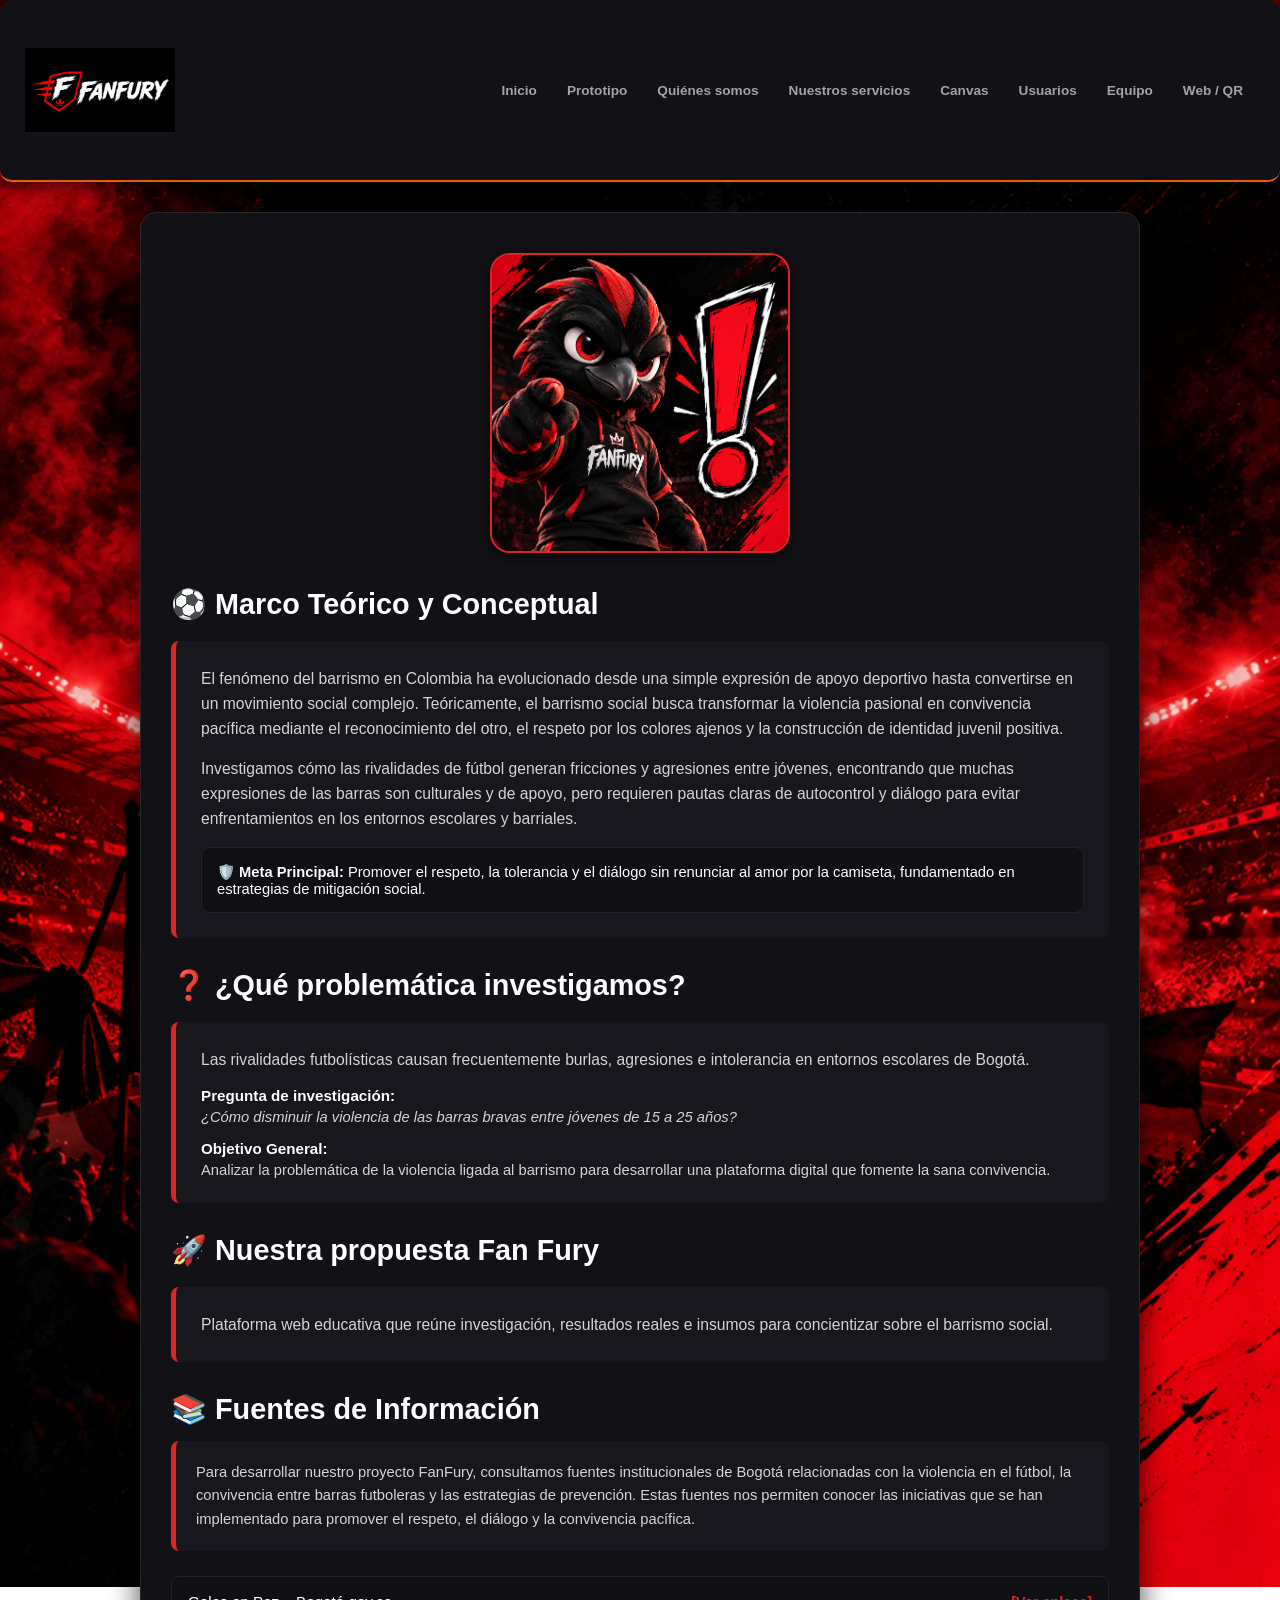
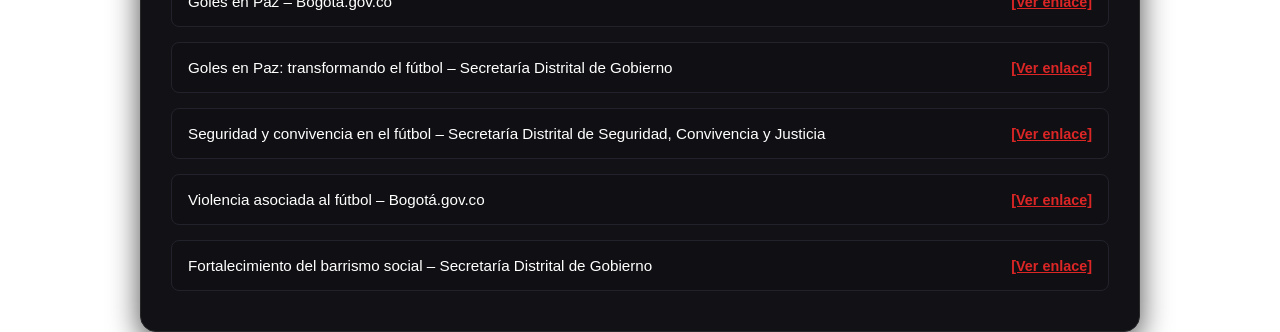
<file: Fan fury 1101/proyecto.html>
<!DOCTYPE html>
<html lang="es">
<head>
    <meta charset="UTF-8">
    <meta name="viewport" content="width=device-width, initial-scale=1.0">
    <title>Fan Fury - El Proyecto</title>
    <link rel="stylesheet" href="Styleprincipal.css">
</head>
<body>

    <header class="main-header">
        <div class="logo-container">
            <img src="IMG/Logotipo Esports FANFURY (1).png" alt="Logo Fan Fury" class="nav-logo">
            
        </div>
      <nav class="nav-menu">
            <ul>
                <li><a href="index.html">Inicio</a></li>
                <li><a href="prototipo.html">Prototipo</a></li>
                <li><a href="quienes.html">Quiénes somos</a></li>
                <li><a href="servicios.html">Nuestros servicios</a></li>
                <li><a href="canvas.html">Canvas</a></li>
                <li><a href="usuarios.html">Usuarios</a></li>
                <li><a href="equipo.html">Equipo</a></li>
                <li><a href="acceso.html">Web / QR</a></li>
            </ul>
        </nav>
    </header>

    <main class="section-container" style="max-width: 1000px;">
       <div style="text-align: center; margin-bottom: 30px;">
    <!-- Reemplaza 'mascota2.png' con el archivo real de tu imagen -->
    <img src="IMG/mascota2.png" alt=" Fan Fury" style="max-width: 300px; width: 150%; height: auto; border-radius: 20px; border: 2px solid #dc2626; display: inline-block; box-shadow: 0 4px 15px rgba(0,0,0,0.5);">
</div>
</div>

        <!-- 1. MARCO TEÓRICO Y CONTEXTO -->
        <h2 style="font-size: 1.8rem; color: #ffffff; margin-bottom: 20px; font-weight: 800;">⚽ Marco Teórico y Conceptual</h2>
        <div style="background-color: #17171d; border-left: 5px solid #dc2626; padding: 25px; border-radius: 8px; margin-bottom: 30px;">
            <p style="color: #d4d4d8; font-size: 0.98rem; line-height: 1.6; margin-bottom: 15px;">
                El fenómeno del barrismo en Colombia ha evolucionado desde una simple expresión de apoyo deportivo hasta convertirse en un movimiento social complejo. Teóricamente, el barrismo social busca transformar la violencia pasional en convivencia pacífica mediante el reconocimiento del otro, el respeto por los colores ajenos y la construcción de identidad juvenil positiva.
            </p>
            <p style="color: #d4d4d8; font-size: 0.98rem; line-height: 1.6;">
                Investigamos cómo las rivalidades de fútbol generan fricciones y agresiones entre jóvenes, encontrando que muchas expresiones de las barras son culturales y de apoyo, pero requieren pautas claras de autocontrol y diálogo para evitar enfrentamientos en los entornos escolares y barriales.
            </p>
            <div style="background-color: #101014; border-radius: 8px; padding: 15px; margin-top: 15px; border: 1px solid #22222d;">
                <p style="color: #ffffff; font-size: 0.92rem; margin: 0;">
                    🛡️ <strong>Meta Principal:</strong> Promover el respeto, la tolerancia y el diálogo sin renunciar al amor por la camiseta, fundamentado en estrategias de mitigación social.
                </p>
            </div>
        </div>

        <!-- 2. ¿QUÉ PROBLEMÁTICA INVESTIGAMOS? -->
        <h2 style="font-size: 1.8rem; color: #ffffff; margin-bottom: 20px; font-weight: 800;">❓ ¿Qué problemática investigamos?</h2>
        <div style="background-color: #17171d; border-left: 5px solid #dc2626; padding: 25px; border-radius: 8px; margin-bottom: 30px;">
            <p style="color: #d4d4d8; font-size: 0.98rem; line-height: 1.6; margin-bottom: 15px;">
                Las rivalidades futbolísticas causan frecuentemente burlas, agresiones e intolerancia en entornos escolares de Bogotá.
            </p>
            <p style="color: #ffffff; font-size: 0.95rem; font-weight: bold; margin-bottom: 5px;">Pregunta de investigación:</p>
            <p style="color: #d4d4d8; font-size: 0.92rem; margin-bottom: 15px; font-style: italic;">¿Cómo disminuir la violencia de las barras bravas entre jóvenes de 15 a 25 años?</p>
            
            <p style="color: #ffffff; font-size: 0.95rem; font-weight: bold; margin-bottom: 5px;">Objetivo General:</p>
            <p style="color: #d4d4d8; font-size: 0.92rem; margin: 0;">Analizar la problemática de la violencia ligada al barrismo para desarrollar una plataforma digital que fomente la sana convivencia.</p>
            </div>
        </div>

        <!-- 4. NUESTRA PROPUESTA FAN FURY -->
        <h2 style="font-size: 1.8rem; color: #ffffff; margin-bottom: 20px; font-weight: 800;">🚀 Nuestra propuesta Fan Fury</h2>
        <div style="background-color: #17171d; border-left: 5px solid #dc2626; padding: 25px; border-radius: 8px; margin-bottom: 30px;">
            <p style="color: #d4d4d8; font-size: 0.98rem; line-height: 1.6;">
                Plataforma web educativa que reúne investigación, resultados reales e insumos para concientizar sobre el barrismo social.
            </p>
        </div>

        <!-- 5. FUENTES DE INFORMACIÓN -->
        <h2 style="font-size: 1.8rem; color: #ffffff; margin-bottom: 15px; font-weight: 800;">📚 Fuentes de Información</h2>
        
        <div style="background-color: #17171d; border-left: 5px solid #dc2626; padding: 20px; border-radius: 8px; margin-bottom: 25px;">
            <p style="color: #d4d4d8; font-size: 0.92rem; line-height: 1.6; margin: 0;">
                Para desarrollar nuestro proyecto FanFury, consultamos fuentes institucionales de Bogotá relacionadas con la violencia en el fútbol, la convivencia entre barras futboleras y las estrategias de prevención. Estas fuentes nos permiten conocer las iniciativas que se han implementado para promover el respeto, el diálogo y la convivencia pacífica.
            </p>
        </div>

        <ul style="list-style: none; padding: 0; display: flex; flex-direction: column; gap: 15px;">
            
            <li style="background-color: #101014; border: 1px solid #22222d; padding: 16px; border-radius: 8px; display: flex; justify-content: space-between; align-items: center; flex-wrap: wrap; gap: 10px;">
                <span style="color: #ffffff; font-size: 0.95rem; font-weight: 500;">Goles en Paz – Bogotá.gov.co</span>
                <a href="https://bogota.gov.co/mi-ciudad/gobierno/goles-en-paz-programa-del-distrito-en-bogota-para-las-barras-de-futbol" target="_blank" style="color: #dc2626; font-weight: bold; text-decoration: underline; font-size: 0.9rem;">
                    [Ver enlace]
                </a>
            </li>

            <li style="background-color: #101014; border: 1px solid #22222d; padding: 16px; border-radius: 8px; display: flex; justify-content: space-between; align-items: center; flex-wrap: wrap; gap: 10px;">
                <span style="color: #ffffff; font-size: 0.95rem; font-weight: 500;">Goles en Paz: transformando el fútbol – Secretaría Distrital de Gobierno</span>
                <a href="https://www.gobiernobogota.gov.co/noticias/goles-paz-transformando-futbol" target="_blank" style="color: #dc2626; font-weight: bold; text-decoration: underline; font-size: 0.9rem;">
                    [Ver enlace]
                </a>
            </li>

            <li style="background-color: #101014; border: 1px solid #22222d; padding: 16px; border-radius: 8px; display: flex; justify-content: space-between; align-items: center; flex-wrap: wrap; gap: 10px;">
                <span style="color: #ffffff; font-size: 0.95rem; font-weight: 500;">Seguridad y convivencia en el fútbol – Secretaría Distrital de Seguridad, Convivencia y Justicia</span>
                <a href="https://www.scj.gov.co/transparencia/obligacion-reporte-informacion/instancias-coordinacion/protocolo-distrital-para-la" target="_blank" style="color: #dc2626; font-weight: bold; text-decoration: underline; font-size: 0.9rem;">
                    [Ver enlace]
                </a>
            </li>

            <li style="background-color: #101014; border: 1px solid #22222d; padding: 16px; border-radius: 8px; display: flex; justify-content: space-between; align-items: center; flex-wrap: wrap; gap: 10px;">
                <span style="color: #ffffff; font-size: 0.95rem; font-weight: 500;">Violencia asociada al fútbol – Bogotá.gov.co</span>
                <a href="https://bogota.gov.co/mi-ciudad/participacion-y-cultura-ciudadana/violencia-asociada-al-futbol-se-redujo" target="_blank" style="color: #dc2626; font-weight: bold; text-decoration: underline; font-size: 0.9rem;">
                    [Ver enlace]
                </a>
            </li>

            <li style="background-color: #101014; border: 1px solid #22222d; padding: 16px; border-radius: 8px; display: flex; justify-content: space-between; align-items: center; flex-wrap: wrap; gap: 10px;">
                <span style="color: #ffffff; font-size: 0.95rem; font-weight: 500;">Fortalecimiento del barrismo social – Secretaría Distrital de Gobierno</span>
                <a href="https://www.gobiernobogota.gov.co/noticias/bogota-fortalcele-el-barrismo-social" target="_blank" style="color: #dc2626; font-weight: bold; text-decoration: underline; font-size: 0.9rem;">
                    [Ver enlace]
                </a>
            </li>

        </ul>

    
        </div>
    </main>

</body>
</html>
</file>
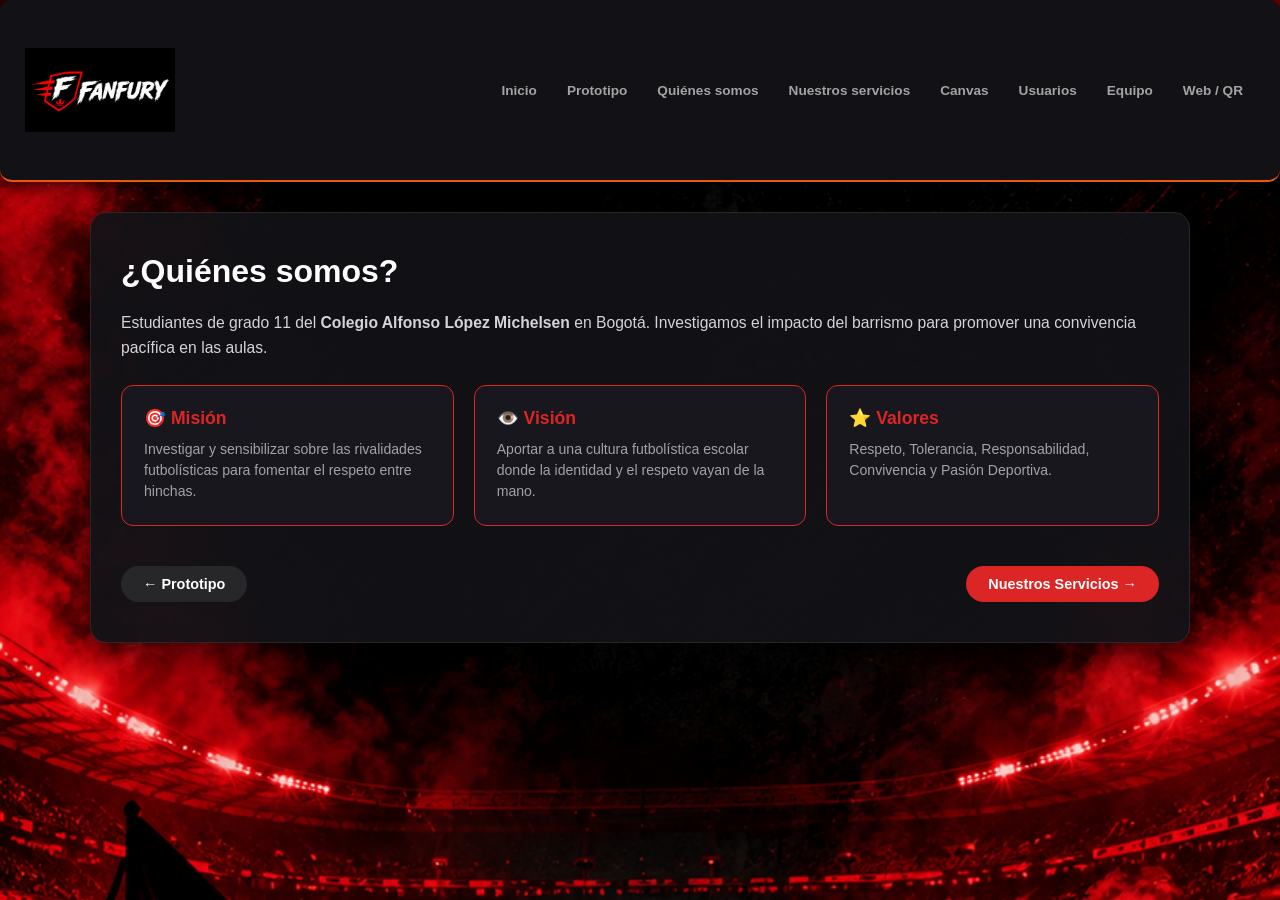
<file: Fan fury 1101/quienes.html>
<!DOCTYPE html>
<html lang="es">
<head>
    <meta charset="UTF-8">
    <meta name="viewport" content="width=device-width, initial-scale=1.0">
    <title>Fan Fury - Quiénes Somos</title>
    <link rel="stylesheet" href="Styleprincipal.css">
</head>
<body>

    <header class="main-header">
        <div class="logo-container">
            <img src="IMG/logo fanfury.png" alt="Logo" class="nav-logo">
            
        </div>
        <nav class="nav-menu">
            <ul>
                    <li><a href="index.html">Inicio</a></li>
                <li><a href="prototipo.html">Prototipo</a></li>
                <li><a href="quienes.html">Quiénes somos</a></li>
                <li><a href="servicios.html">Nuestros servicios</a></li>
                <li><a href="canvas.html">Canvas</a></li>
                <li><a href="usuarios.html">Usuarios</a></li>
                <li><a href="equipo.html">Equipo</a></li>
                <li><a href="acceso.html">Web / QR</a></li>
            </ul>
        </nav>
    </header>

    <main class="section-container" style="background: linear-gradient(rgba(18,18,22,0.92), rgba(18,18,22,0.96)), url('https://images.unsplash.com/photo-1574629810360-7efbbe195018?auto=format&fit=crop&w=1920&q=80') center/cover;">
        <h2 style="font-size: 2rem; color: #ffffff; margin-bottom: 20px; font-weight: 800;">¿Quiénes somos?</h2>
        
        <p style="color: #d4d4d8; font-size: 0.98rem; line-height: 1.6; margin-bottom: 25px;">
            Estudiantes de grado 11 del <strong>Colegio Alfonso López Michelsen</strong> en Bogotá. Investigamos el impacto del barrismo para promover una convivencia pacífica en las aulas.
        </p>

        <!-- TARJETAS: MISIÓN, VISIÓN, VALORES -->
        <div style="display: grid; grid-template-columns: repeat(auto-fit, minmax(240px, 1fr)); gap: 20px; margin-top: 20px;">
            <div style="background-color: #17171d; border: 1px solid #dc2626; border-radius: 12px; padding: 22px;">
                <h3 style="color: #dc2626; margin-bottom: 10px; font-size: 1.1rem;">🎯 Misión</h3>
                <p style="color: #a1a1aa; font-size: 0.88rem; line-height: 1.5;">Investigar y sensibilizar sobre las rivalidades futbolísticas para fomentar el respeto entre hinchas.</p>
            </div>
            <div style="background-color: #17171d; border: 1px solid #dc2626; border-radius: 12px; padding: 22px;">
                <h3 style="color: #dc2626; margin-bottom: 10px; font-size: 1.1rem;">👁️ Visión</h3>
                <p style="color: #a1a1aa; font-size: 0.88rem; line-height: 1.5;">Aportar a una cultura futbolística escolar donde la identidad y el respeto vayan de la mano.</p>
            </div>
            <div style="background-color: #17171d; border: 1px solid #dc2626; border-radius: 12px; padding: 22px;">
                <h3 style="color: #dc2626; margin-bottom: 10px; font-size: 1.1rem;">⭐ Valores</h3>
                <p style="color: #a1a1aa; font-size: 0.88rem; line-height: 1.5;">Respeto, Tolerancia, Responsabilidad, Convivencia y Pasión Deportiva.</p>
            </div>
            
        </div>
        <div style="margin-top: 40px; display: flex; justify-content: space-between;">
            <a href="prototipo.html" class="btn-nav" style="background-color: #27272a; color: #ffffff;">← Prototipo</a>
            <a href="servicios.html" class="btn-nav" style="background-color: #dc2626; color: #ffffff;">Nuestros Servicios →</a>
        </div>
    </main>

</body>
</html>
</file>
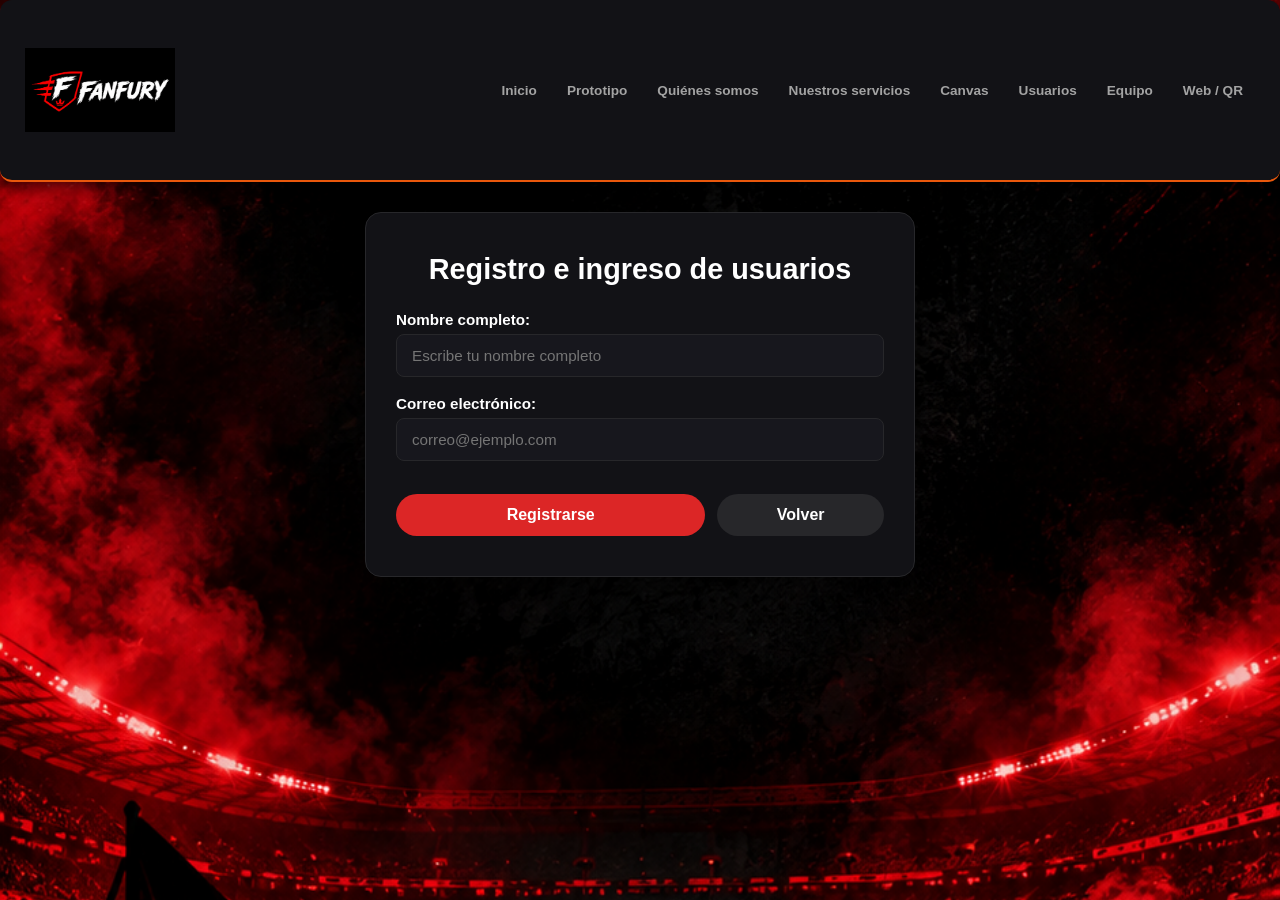
<file: Fan fury 1101/registro.html>
<!DOCTYPE html>
<html lang="es">
<head>
    <meta charset="UTF-8">
    <meta name="viewport" content="width=device-width, initial-scale=1.0">
    <title>Fan Fury - Registro e ingreso de usuarios</title>
    <link rel="stylesheet" href="Styleprincipal.css">
</head>
<body>

    <header class="main-header">
        <div class="logo-container">
            <img src="IMG/Logotipo Esports FANFURY (1).png" alt="Logo Fan Fury" class="nav-logo">
        
        </div>
       <nav class="nav-menu">
            <ul>
       <li><a href="index.html">Inicio</a></li>
                <li><a href="prototipo.html">Prototipo</a></li>
                <li><a href="quienes.html">Quiénes somos</a></li>
                <li><a href="servicios.html">Nuestros servicios</a></li>
                <li><a href="canvas.html">Canvas</a></li>
                <li><a href="usuarios.html">Usuarios</a></li>
                <li><a href="equipo.html">Equipo</a></li>
                <li><a href="acceso.html">Web / QR</a></li>
            </ul>
        </nav>
    </header>

    <main class="section-container" style="max-width: 550px;">
        <h2 style="font-size: 1.8rem; color: #ffffff; text-align: center; margin-bottom: 25px; font-weight: 800;">Registro e ingreso de usuarios</h2>
        
        <form id="registroForm" onsubmit="event.preventDefault(); alert('¡Registro exitoso! Bienvenido a la comunidad Fan Fury.'); window.location.href='usuarios.html';" style="display: flex; flex-direction: column; gap: 18px;">
            
            <div style="display: flex; flex-direction: column; text-align: left; gap: 6px;">
                <label style="color: #ffffff; font-weight: 600; font-size: 0.95rem;">Nombre completo:</label>
                <input type="text" id="nombre" placeholder="Escribe tu nombre completo" required style="padding: 12px 15px; border-radius: 8px; border: 1px solid #27272a; background: #17171d; color: #fff; font-size: 0.95rem; outline: none;">
            </div>

            <div style="display: flex; flex-direction: column; text-align: left; gap: 6px;">
                <label style="color: #ffffff; font-weight: 600; font-size: 0.95rem;">Correo electrónico:</label>
                <input type="email" id="correo" placeholder="correo@ejemplo.com" required style="padding: 12px 15px; border-radius: 8px; border: 1px solid #27272a; background: #17171d; color: #fff; font-size: 0.95rem; outline: none;">
            </div>

            <div style="display: flex; gap: 12px; margin-top: 15px;">
                <button type="submit" class="btn-nav" style="flex: 2; background-color: #dc2626; color: #ffffff; padding: 12px; border: none; border-radius: 22px; font-weight: bold; cursor: pointer; font-size: 1rem; text-align: center;">
                    Registrarse
                </button>
                <a href="usuarios.html" class="btn-nav" style="flex: 1; background-color: #27272a; color: #ffffff; padding: 12px; border-radius: 22px; font-weight: bold; text-decoration: none; font-size: 1rem; text-align: center; line-height: normal;">
                    Volver
                </a>
            </div>

        </form>
    </main>

</body>
</html>
</file>
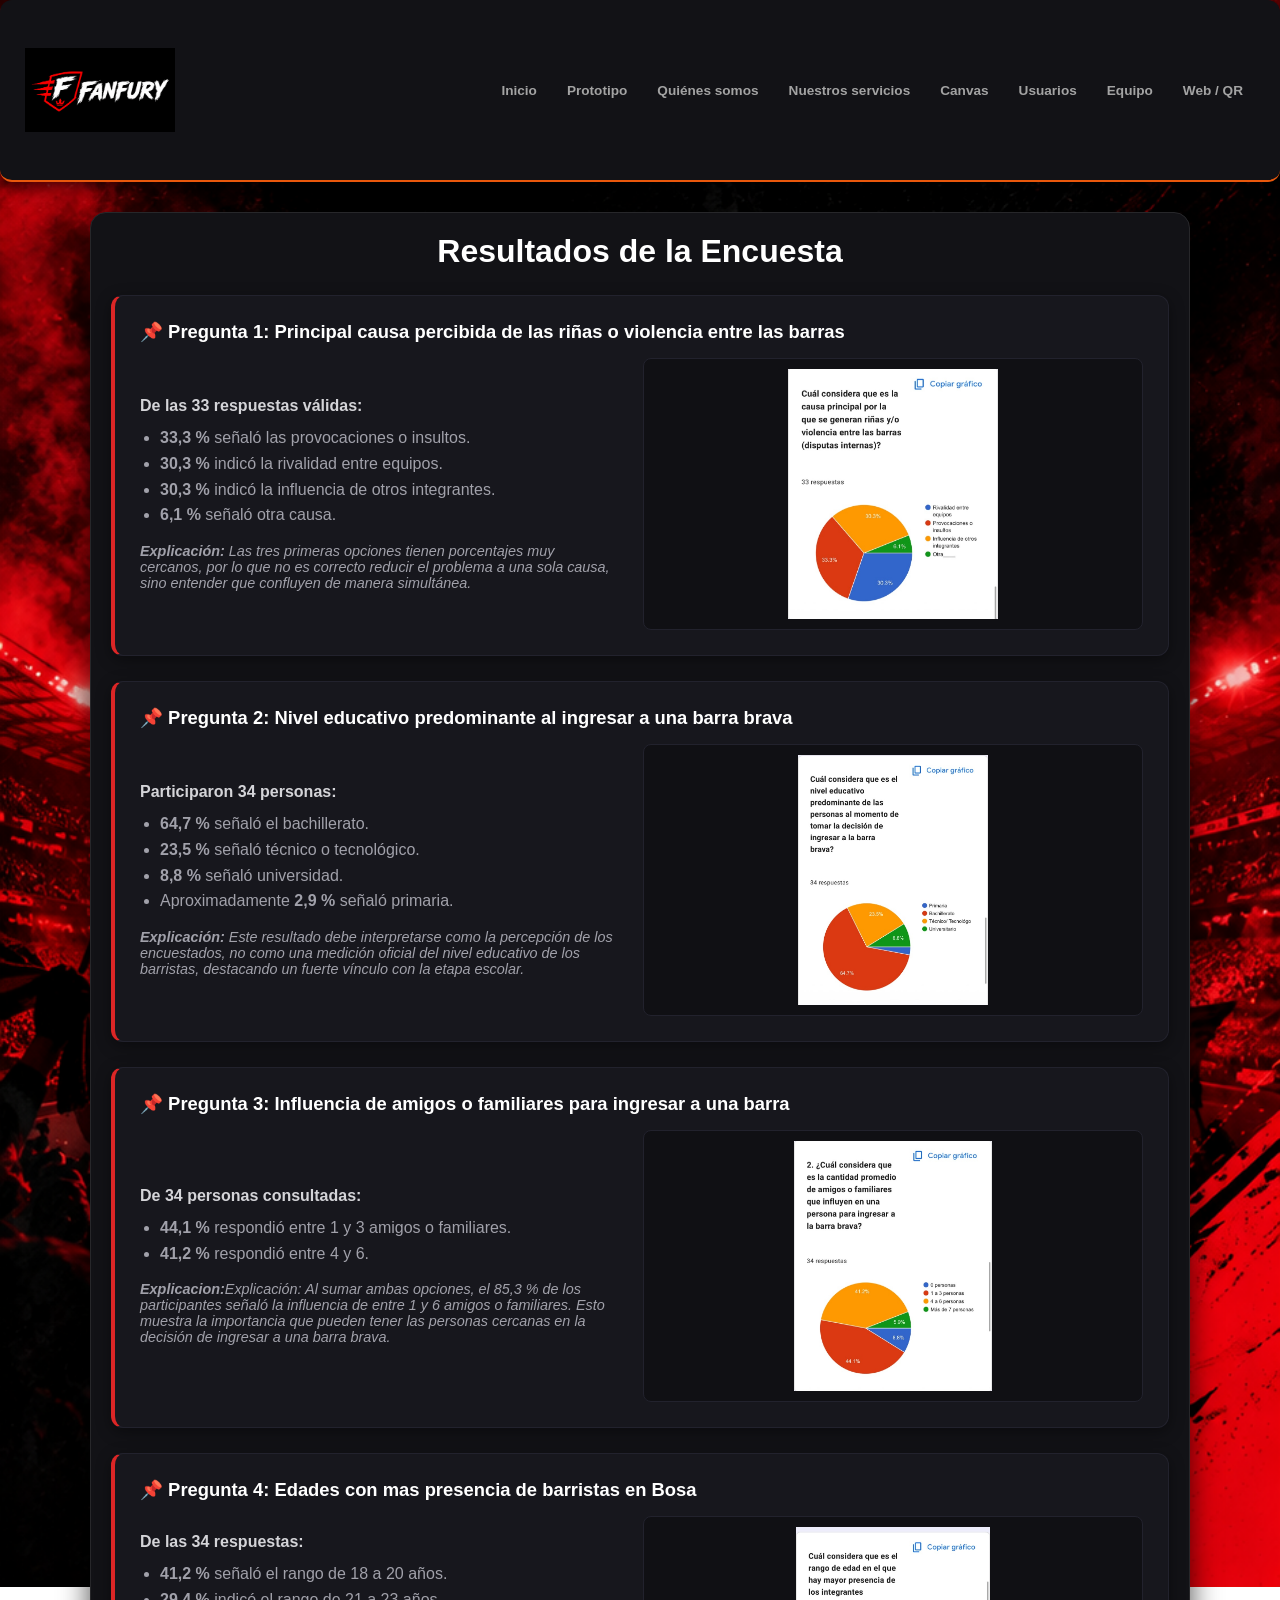
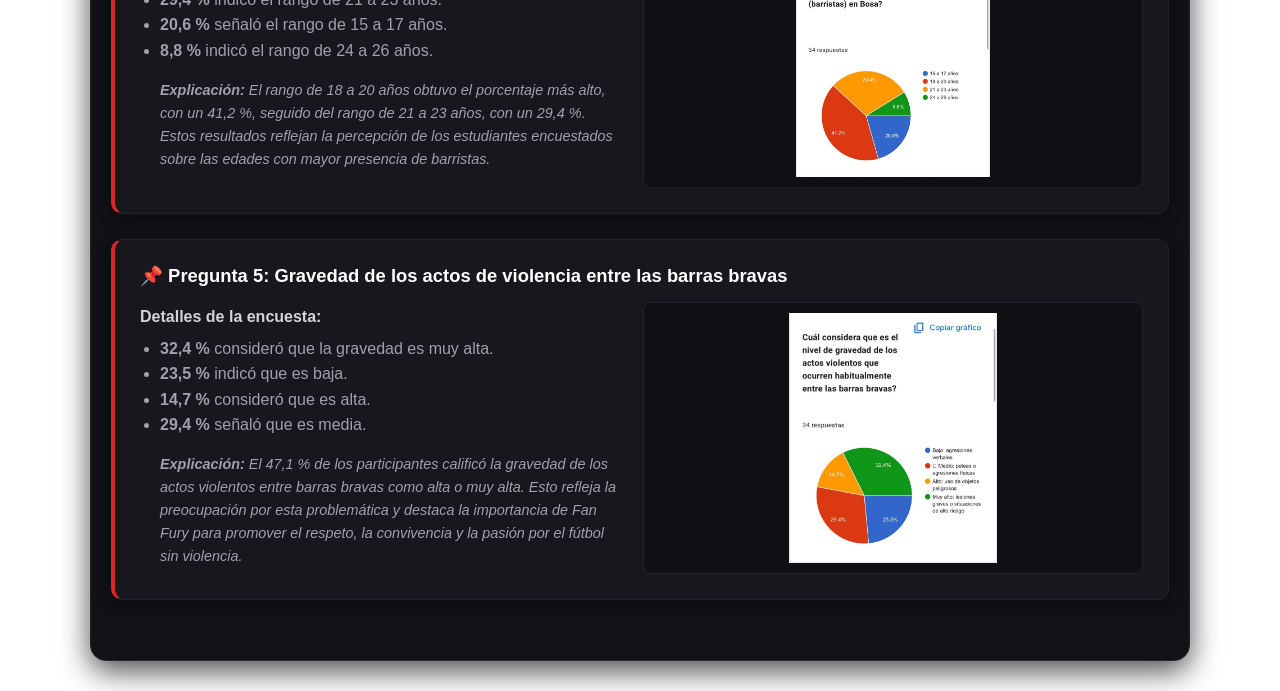
<file: Fan fury 1101/resultados.html>
<!DOCTYPE html>
<html lang="es">
<head>
    <meta charset="UTF-8">
    <meta name="viewport" content="width=device-width, initial-scale=1.0">
    <title>Fan Fury - Resultados</title>
    <link rel="stylesheet" href="Styleprincipal.css">
    <style>
        /* Estilos específicos para la distribución de cuadro con gráfica al lado */
        .result-card {
            background-color: #17171d;
            border: 1px solid #22222d;
            border-left: 4px solid #dc2626; /* Detalle rojo Fan Fury */
            border-radius: 12px;
            padding: 25px;
            margin-bottom: 25px;
            box-shadow: 0 4px 15px rgba(0, 0, 0, 0.4);
        }
        
        .result-content-wrapper {
            display: flex;
            flex-direction: row;
            align-items: center;
            gap: 25px;
            flex-wrap: wrap;
        }

        .result-text {
            flex: 1;
            min-width: 280px;
        }

        .result-image-container {
            flex: 1;
            min-width: 280px;
            text-align: center;
            background-color: #101014;
            border: 1px solid #22222d;
            border-radius: 8px;
            padding: 10px;
            overflow: hidden;
        }

        .result-image-container img {
            width: 100%;
            height: auto;
            max-height: 250px;
            object-fit: contain;
            display: block;
            margin: 0 auto;
            border-radius: 6px;
        }

        /* Responsivo para celulares: se apilan verticalmente */
        @media (max-width: 768px) {
            .result-content-wrapper {
                flex-direction: column;
            }
        }
    </style>
</head>
<body>

    <!-- MENÚ DE NAVEGACIÓN SUPERIOR (Manten tu menú habitual aquí) -->
    <header class="main-header">
        <div class="logo-container">
            <img src="IMG/Logotipo Esports FANFURY (1).png" alt="Logo Fan Fury" class="nav-logo">
            
        </div>
        <nav class="nav-menu">
            <ul>
    <li><a href="index.html">Inicio</a></li>
                <li><a href="prototipo.html">Prototipo</a></li>
                <li><a href="quienes.html">Quiénes somos</a></li>
                <li><a href="servicios.html">Nuestros servicios</a></li>
                <li><a href="canvas.html">Canvas</a></li>
                <li><a href="usuarios.html">Usuarios</a></li>
                <li><a href="equipo.html">Equipo</a></li>
                <li><a href="acceso.html">Web / QR</a></li>
            </ul>
        </nav>
    </header>

    <!-- CONTENEDOR PRINCIPAL DE RESULTADOS -->
    <main class="section-container" style="max-width: 1100px; margin: 30px auto; padding: 20px;">
        <h1 style="color: #ffffff; margin-bottom: 25px; text-align: center;">Resultados de la Encuesta</h1>

        <!-- PREGUNTA 1 -->
        <div class="result-card">
            <h3 style="color: #ffffff; font-size: 1.15rem; margin-bottom: 15px;">📌 Pregunta 1: Principal causa percibida de las riñas o violencia entre las barras</h3>
            <div class="result-content-wrapper">
                <div class="result-text">
                    <p style="color: #d4d4d8; margin-bottom: 10px;"><strong>De las 33 respuestas válidas:</strong></p>
                    <ul style="color: #a1a1aa; margin-left: 20px; line-height: 1.6;">
                        <li><strong>33,3 %</strong> señaló las provocaciones o insultos.</li>
                        <li><strong>30,3 %</strong> indicó la rivalidad entre equipos.</li>
                        <li><strong>30,3 %</strong> indicó la influencia de otros integrantes.</li>
                        <li><strong>6,1 %</strong> señaló otra causa.</li>
                    </ul>
                    <p style="color: #a1a1aa; font-size: 0.9rem; margin-top: 15px; font-style: italic;"><strong>Explicación:</strong> Las tres primeras opciones tienen porcentajes muy cercanos, por lo que no es correcto reducir el problema a una sola causa, sino entender que confluyen de manera simultánea.</p>
                </div>
                <div class="result-image-container">
                    <img src="IMG/encuesta 3.jpeg" alt="Gráfica Pregunta 1">
                </div>
            </div>
        </div>

        <!-- PREGUNTA 2 -->
        <div class="result-card">
            <h3 style="color: #ffffff; font-size: 1.15rem; margin-bottom: 15px;">📌 Pregunta 2: Nivel educativo predominante al ingresar a una barra brava</h3>
            <div class="result-content-wrapper">
                <div class="result-text">
                    <p style="color: #d4d4d8; margin-bottom: 10px;"><strong>Participaron 34 personas:</strong></p>
                    <ul style="color: #a1a1aa; margin-left: 20px; line-height: 1.6;">
                        <li><strong>64,7 %</strong> señaló el bachillerato.</li>
                        <li><strong>23,5 %</strong> señaló técnico o tecnológico.</li>
                        <li><strong>8,8 %</strong> señaló universidad.</li>
                        <li>Aproximadamente <strong>2,9 %</strong> señaló primaria.</li>
                    </ul>
                    <p style="color: #a1a1aa; font-size: 0.9rem; margin-top: 15px; font-style: italic;"><strong>Explicación:</strong> Este resultado debe interpretarse como la percepción de los encuestados, no como una medición oficial del nivel educativo de los barristas, destacando un fuerte vínculo con la etapa escolar.</p>
                </div>
                <div class="result-image-container">
                    <img src="IMG/encuesta 5.jpeg" alt="Gráfica Pregunta 2">
                </div>
            </div>
        </div>

        <!-- PREGUNTA 3 -->
        <div class="result-card">
            <h3 style="color: #ffffff; font-size: 1.15rem; margin-bottom: 15px;">📌 Pregunta 3: Influencia de amigos o familiares para ingresar a una barra</h3>
            <div class="result-content-wrapper">
                <div class="result-text">
                    <p style="color: #d4d4d8; margin-bottom: 10px;"><strong>De 34 personas consultadas:</strong></p>
                    <ul style="color: #a1a1aa; margin-left: 20px; line-height: 1.6;">
                        <li><strong>44,1 %</strong> respondió entre 1 y 3 amigos o familiares.</li>
                        <li><strong>41,2 %</strong> respondió entre 4 y 6.</li>
                    </ul>
                    <p style="color: #a1a1aa; font-size: 0.9rem; margin-top: 15px; font-style: italic;"><strong>Explicacion:</strong>Explicación: Al sumar ambas opciones, el 85,3 % de los participantes señaló la influencia de entre 1 y 6 amigos o familiares. Esto muestra la importancia que pueden tener las personas cercanas en la decisión de ingresar a una barra brava.</p>
                </div>
                <div class="result-image-container">
                    <img src="IMG/encuesta 2.jpeg" alt="Gráfica Pregunta 3">
                </div>
            </div>
        </div>

        <!-- PREGUNTA 4 -->
        <div class="result-card">
            <h3 style="color: #ffffff; font-size: 1.15rem; margin-bottom: 15px;">📌 Pregunta 4: Edades con mas presencia de barristas en Bosa</h3>
            <div class="result-content-wrapper">
                <div class="result-text">
                    <p style="color: #d4d4d8; margin-bottom: 10px;"><strong>De las 34 respuestas:</strong></p>
                    <ul style="color: #a1a1aa; margin-left: 20px; line-height: 1.6;">
                        <li><strong>41,2 %</strong> señaló el rango de 18 a 20 años.</li>
<li><strong>29,4 %</strong> indicó el rango de 21 a 23 años.</li>
<li><strong>20,6 %</strong> señaló el rango de 15 a 17 años.</li>
<li><strong>8,8 %</strong> indicó el rango de 24 a 26 años.</li>
                      <p style="color: #a1a1aa; font-size: 0.9rem; margin-top: 15px; font-style: italic;"><strong>Explicación:</strong> El rango de 18 a 20 años obtuvo el porcentaje más alto, con un 41,2 %, seguido del rango de 21 a 23 años, con un 29,4 %. Estos resultados reflejan la percepción de los estudiantes encuestados sobre las edades con mayor presencia de barristas.</p>
                    </ul>
                </div>
                <div class="result-image-container">
                    <img src="IMG/encuesta 4.jpeg" alt="Gráfica Pregunta 4">
                </div>
            </div>
        </div>

        <!-- PREGUNTA 5 -->
        <div class="result-card">
            <h3 style="color: #ffffff; font-size: 1.15rem; margin-bottom: 15px;">📌 Pregunta 5: Gravedad de los actos de violencia entre las barras bravas</h3>
            <div class="result-content-wrapper">
                <div class="result-text">
                    <p style="color: #d4d4d8; margin-bottom: 10px;"><strong>Detalles de la encuesta:</strong></p>
                    <ul style="color: #a1a1aa; margin-left: 20px; line-height: 1.6;">
                        <li><strong>32,4 %</strong> consideró que la gravedad es muy alta.</li>
                        <li><strong>23,5 %</strong> indicó que es baja.</li>
                        <li><strong>14,7 %</strong> consideró que es alta.</li>
                        <li><strong>29,4 %</strong> señaló que es media.</li>
                        <p style="color: #a1a1aa; font-size: 0.9rem; margin-top: 15px; font-style: italic;"><strong>Explicación:</strong> El 47,1 % de los participantes calificó la gravedad de los actos violentos entre barras bravas como alta o muy alta. Esto refleja la preocupación por esta problemática y destaca la importancia de Fan Fury para promover el respeto, la convivencia y la pasión por el fútbol sin violencia.</p>
                    </ul>
                </div>
                <div class="result-image-container">
                    <img src="IMG/encuesta 1.jpeg" alt="Gráfica Pregunta 5">
                </div>
            </div>
        </div>

        
        <div style="margin-top: 40px; display: flex; justify-content: space-between;">
        </div>
    </main>

</body>
</html>
</file>
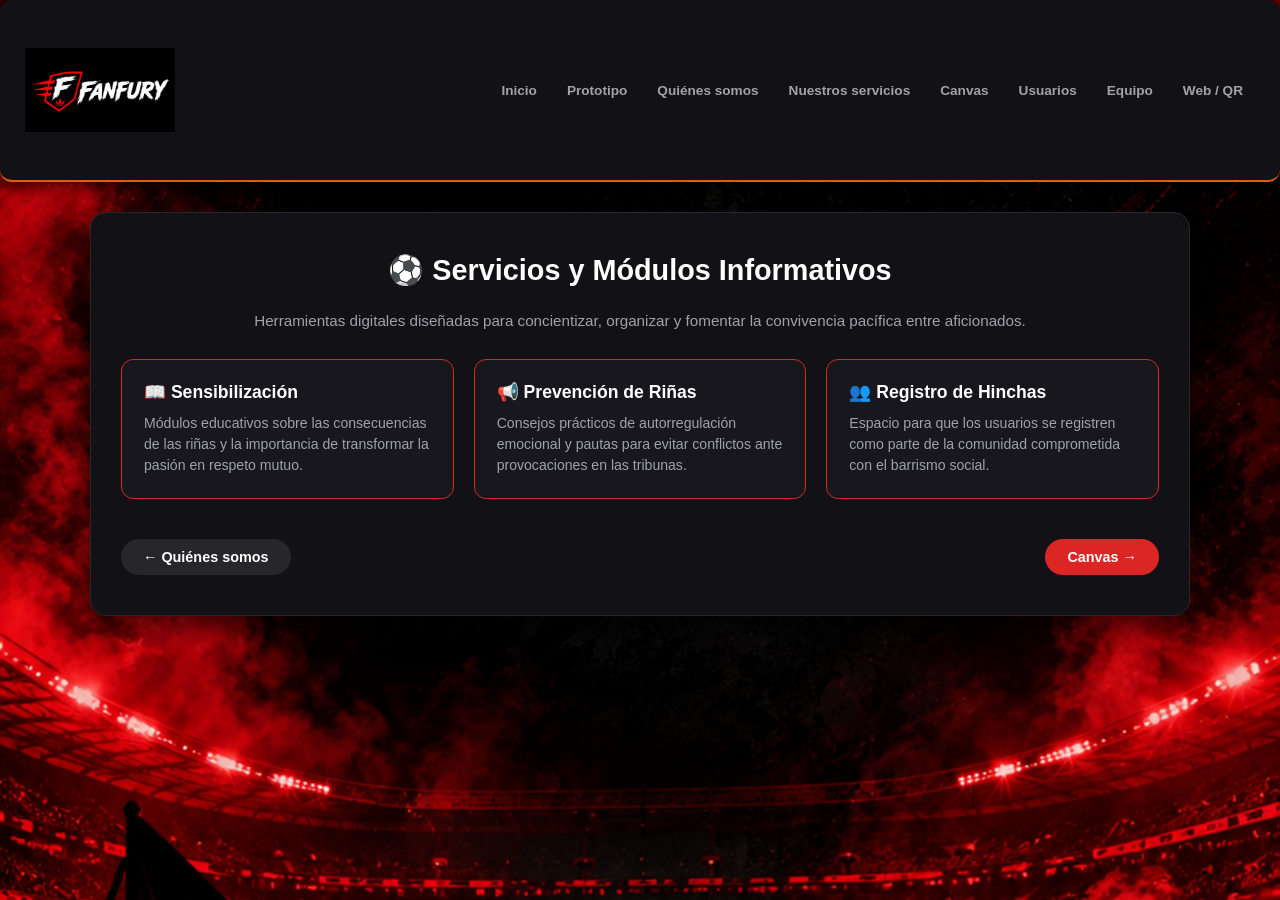
<file: Fan fury 1101/servicios.html>
<!DOCTYPE html>
<html lang="es">
<head>
    <meta charset="UTF-8">
    <meta name="viewport" content="width=device-width, initial-scale=1.0">
    <title>Fan Fury - Servicios</title>
    <link rel="stylesheet" href="Styleprincipal.css">
</head>
<body>

    <header class="main-header">
        <div class="logo-container">
            <img src="IMG/Logotipo Esports FANFURY (1).png" alt="Logo Fan Fury" class="nav-logo">
            
        </div>
      <nav class="nav-menu">
            <ul>
       <li><a href="index.html">Inicio</a></li>
                <li><a href="prototipo.html">Prototipo</a></li>
                <li><a href="quienes.html">Quiénes somos</a></li>
                <li><a href="servicios.html">Nuestros servicios</a></li>
                <li><a href="canvas.html">Canvas</a></li>
                <li><a href="usuarios.html">Usuarios</a></li>
                <li><a href="equipo.html">Equipo</a></li>
                <li><a href="acceso.html">Web / QR</a></li>
            </ul>
        </nav>
    </header>

    <main class="section-container">
        <h2 style="font-size: 1.8rem; color: #ffffff; text-align: center; margin-bottom: 25px; font-weight: 800;">⚽ Servicios y Módulos Informativos</h2>
        
        <p style="color: #a1a1aa; text-align: center; margin-bottom: 30px; font-size: 0.95rem;">
            Herramientas digitales diseñadas para concientizar, organizar y fomentar la convivencia pacífica entre aficionados.
        </p>

        <div style="display: grid; grid-template-columns: repeat(auto-fit, minmax(280px, 1fr)); gap: 20px;">
            <div style="background-color: #17171d; border: 1px solid #dc2626; border-radius: 12px; padding: 22px;">
                <h3 style="color: #ffffff; margin-bottom: 10px; font-size: 1.1rem;">📖 Sensibilización</h3>
                <p style="color: #a1a1aa; font-size: 0.88rem; line-height: 1.5;">Módulos educativos sobre las consecuencias de las riñas y la importancia de transformar la pasión en respeto mutuo.</p>
            </div>
            <div style="background-color: #17171d; border: 1px solid #dc2626; border-radius: 12px; padding: 22px;">
                <h3 style="color: #ffffff; margin-bottom: 10px; font-size: 1.1rem;">📢 Prevención de Riñas</h3>
                <p style="color: #a1a1aa; font-size: 0.88rem; line-height: 1.5;">Consejos prácticos de autorregulación emocional y pautas para evitar conflictos ante provocaciones en las tribunas.</p>
            </div>
            <div style="background-color: #17171d; border: 1px solid #dc2626; border-radius: 12px; padding: 22px;">
                <h3 style="color: #ffffff; margin-bottom: 10px; font-size: 1.1rem;">👥 Registro de Hinchas</h3>
                <p style="color: #a1a1aa; font-size: 0.88rem; line-height: 1.5;">Espacio para que los usuarios se registren como parte de la comunidad comprometida con el barrismo social.</p>
            </div>
        </div>

        <div style="margin-top: 40px; display: flex; justify-content: space-between;">
            <a href="quienes.html" class="btn-nav" style="background-color: #27272a; color: #ffffff;">← Quiénes somos</a>
            <a href="canvas.html" class="btn-nav" style="background-color: #dc2626; color: #ffffff;"> Canvas →</a>
        </div>
    </main>

</body>
</html>
</file>
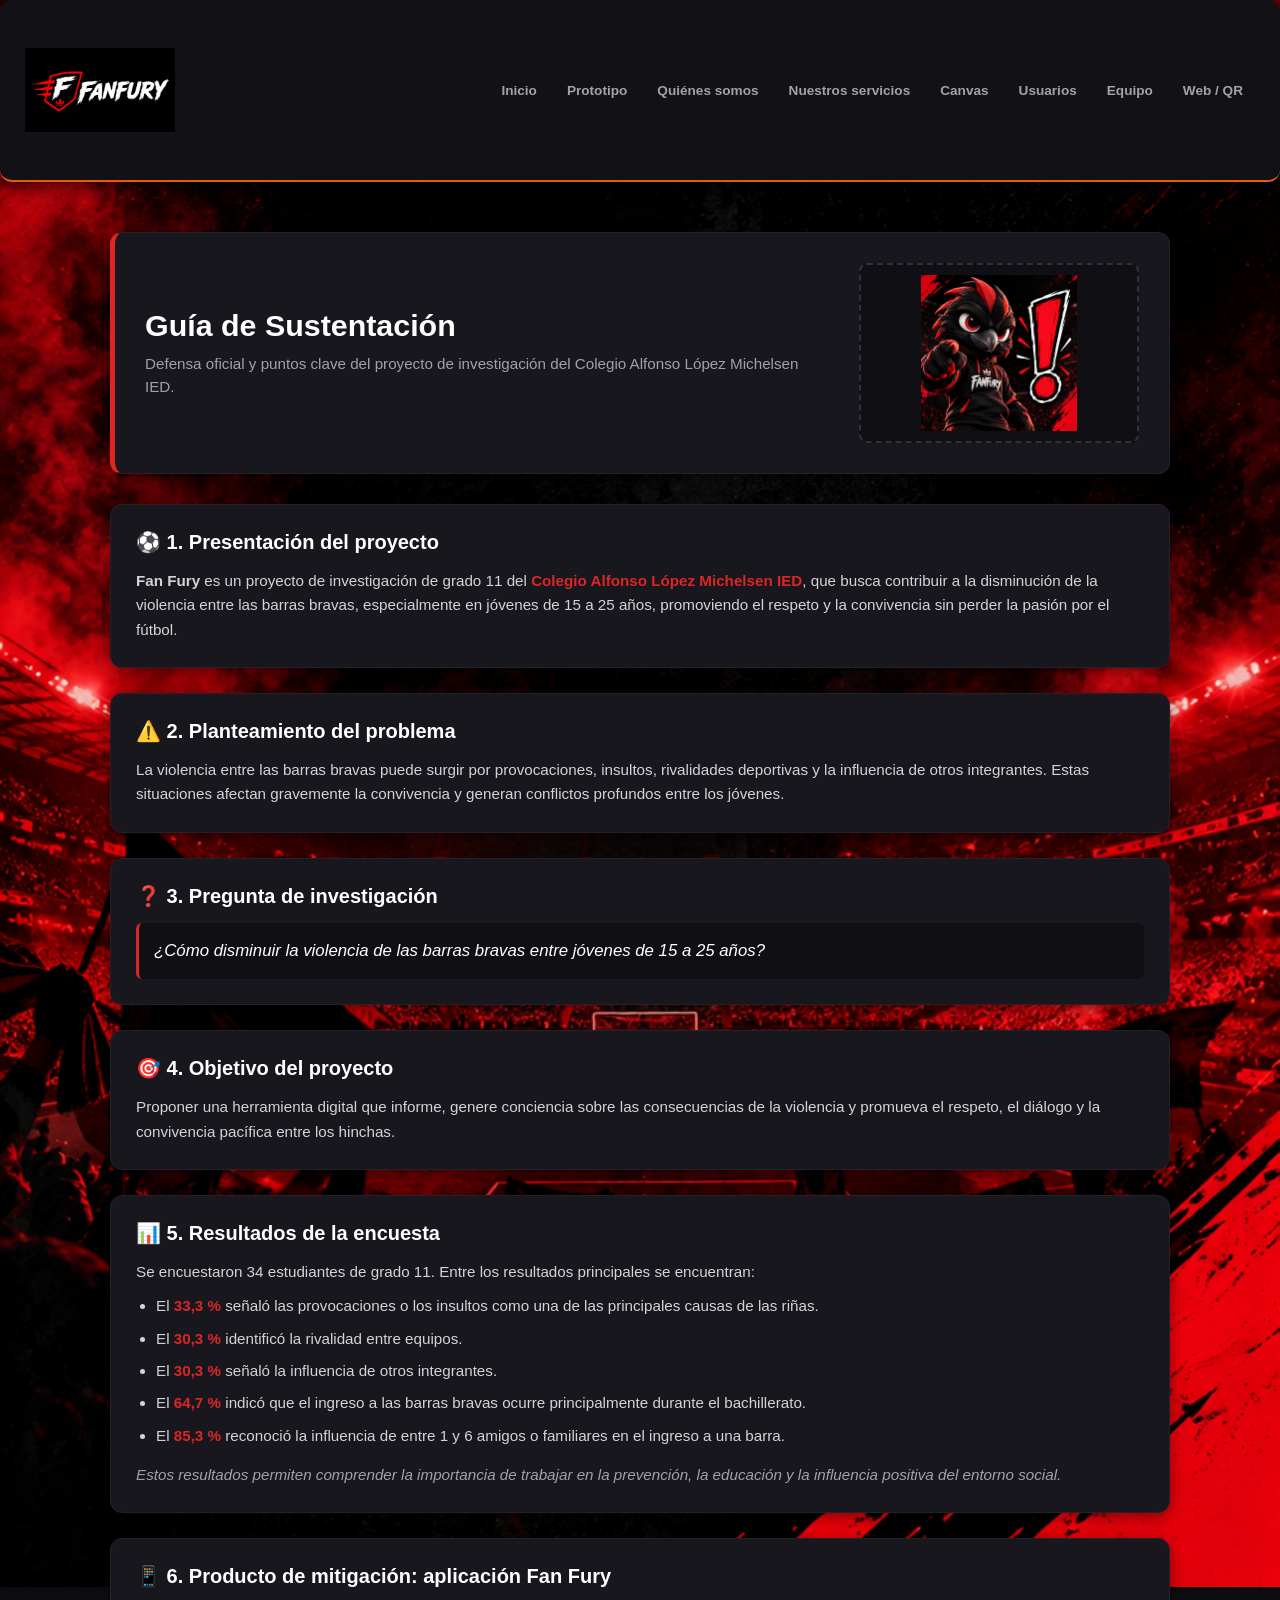
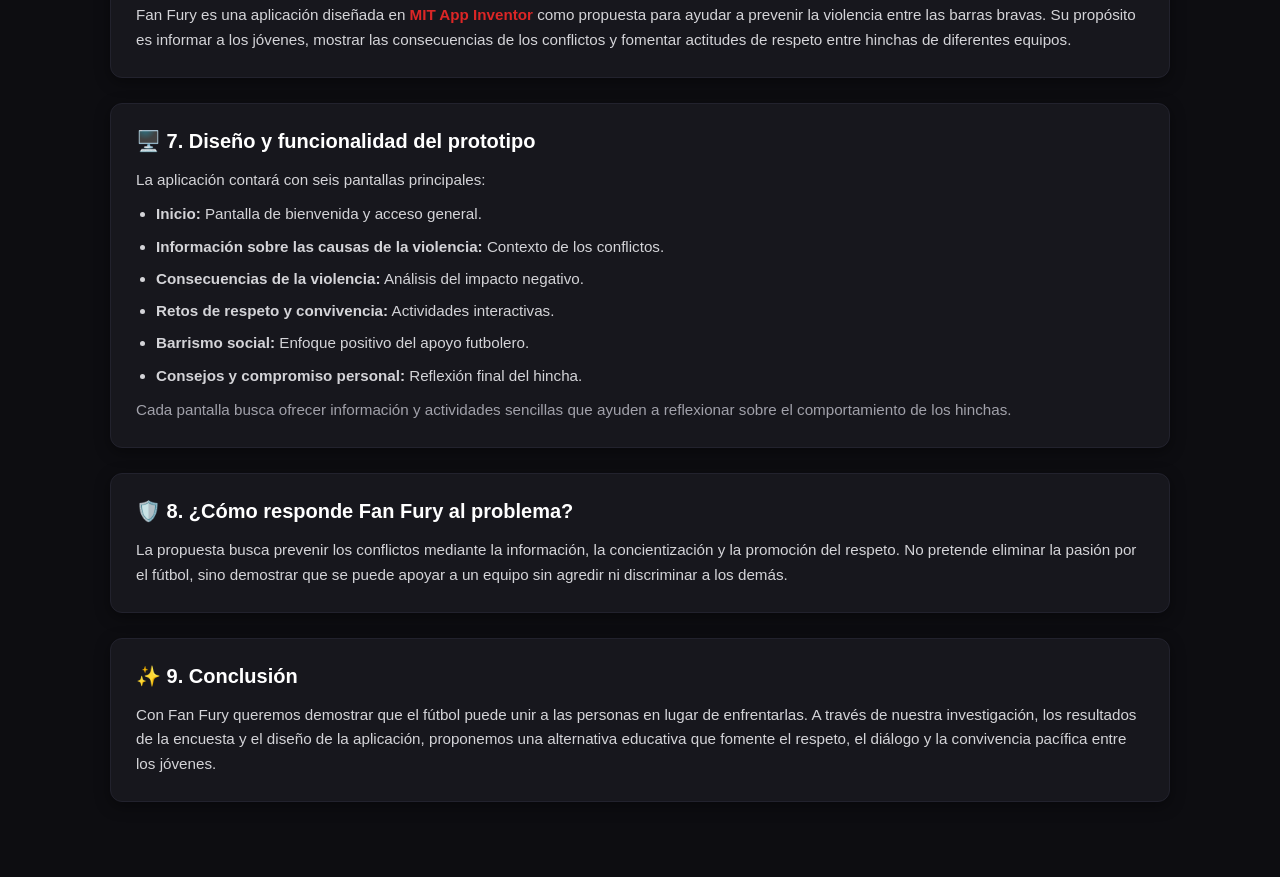
<file: Fan fury 1101/sustentacion.html>
<!DOCTYPE html>
<html lang="es">
<head>
    <meta charset="UTF-8">
    <meta name="viewport" content="width=device-width, initial-scale=1.0">
    <title>Fan Fury - Sustentación</title>
    <link rel="stylesheet" href="Styleprincipal.css">
    <style>
        /* Estilos generales y mejoras visuales para la pantalla de sustentación */
        body {
            background-color: #0d0d11;
            color: #ffffff;
            font-family: Arial, sans-serif;
            margin: 0;
            padding: 0;
        }

        .sustentacion-container {
            max-width: 1100px;
            margin: 30px auto;
            padding: 20px;
        }

        /* Sección superior: Imagen y Título principal */
        .sustentacion-hero {
            background-color: #17171d;
            border: 1px solid #22222d;
            border-left: 5px solid #dc2626;
            border-radius: 12px;
            padding: 30px;
            margin-bottom: 30px;
            display: flex;
            align-items: center;
            gap: 30px;
            box-shadow: 0 4px 15px rgba(0, 0, 0, 0.4);
            flex-wrap: wrap;
        }

        .sustentacion-hero-text {
            flex: 1;
            min-width: 280px;
        }

        .sustentacion-img-box {
            width: 280px;
            height: 180px;
            background-color: #101014;
            border: 2px dashed #2f2f3d;
            border-radius: 8px;
            display: flex;
            align-items: center;
            justify-content: center;
            text-align: center;
            padding: 10px;
            flex-shrink: 0;
            margin: 0 auto;
            overflow: hidden;
        }

        .sustentacion-img-box img {
            width: 100%;
            height: 100%;
            object-fit: contain;
            border-radius: 6px;
        }

        /* Tarjetas de contenido */
        .content-card {
            background-color: #17171d;
            border: 1px solid #22222d;
            border-radius: 12px;
            padding: 25px;
            margin-bottom: 25px;
            box-shadow: 0 4px 15px rgba(0, 0, 0, 0.4);
        }

        .content-card h3 {
            color: #ffffff;
            font-size: 1.25rem;
            margin-bottom: 15px;
            display: flex;
            align-items: center;
            gap: 10px;
        }

        .content-card p, .content-card li {
            color: #d4d4d8;
            line-height: 1.6;
            font-size: 0.95rem;
        }

        .content-card ul {
            margin: 10px 0 0 20px;
            padding: 0;
        }

        .content-card li {
            margin-bottom: 8px;
        }

        /* Destacados en rojo Fan Fury */
        .highlight-text {
            color: #dc2626;
            font-weight: bold;
        }

        /* Diseño responsivo para celulares */
        @media (max-width: 768px) {
            .sustentacion-hero {
                flex-direction: column;
                text-align: center;
            }
        }
    </style>
</head>
<body>

    <!-- MENÚ DE NAVEGACIÓN SUPERIOR -->
    <header class="main-header">
        <div class="logo-container">
            <img src="IMG/Logotipo Esports FANFURY (1).png" alt="Logo Fan Fury" class="nav-logo">
        
        </div>
        <nav class="nav-menu">
            <ul>
             <li><a href="index.html">Inicio</a></li>
                <li><a href="prototipo.html">Prototipo</a></li>
                <li><a href="quienes.html">Quiénes somos</a></li>
                <li><a href="servicios.html">Nuestros servicios</a></li>
                <li><a href="canvas.html">Canvas</a></li>
                <li><a href="usuarios.html">Usuarios</a></li>
                <li><a href="equipo.html">Equipo</a></li>
                <li><a href="acceso.html">Web / QR</a></li>
            </ul>
        </nav>
    </header>

    
    <main class="sustentacion-container">

        
        <div class="sustentacion-hero">
            <div class="sustentacion-hero-text">
                <h1 style="color: #ffffff; font-size: 1.9rem; margin-bottom: 10px;">Guía de Sustentación</h1>
                <p style="color: #a1a1aa; font-size: 0.95rem; line-height: 1.5;">Defensa oficial y puntos clave del proyecto de investigación del Colegio Alfonso López Michelsen IED.</p>
            </div>
            
            
            <div class="sustentacion-img-box">
              
                <img src="IMG/mascota2.png" alt="mascota  Fan Fury">
            </div>
        </div>

        
        <div class="content-card">
            <h3>⚽ 1. Presentación del proyecto</h3>
            <p><strong>Fan Fury</strong> es un proyecto de investigación de grado 11 del <span class="highlight-text">Colegio Alfonso López Michelsen IED</span>, que busca contribuir a la disminución de la violencia entre las barras bravas, especialmente en jóvenes de 15 a 25 años, promoviendo el respeto y la convivencia sin perder la pasión por el fútbol.</p>
        </div>

        <div class="content-card">
            <h3>⚠️ 2. Planteamiento del problema</h3>
            <p>La violencia entre las barras bravas puede surgir por provocaciones, insultos, rivalidades deportivas y la influencia de otros integrantes. Estas situaciones afectan gravemente la convivencia y generan conflictos profundos entre los jóvenes.</p>
        </div>

        
        <div class="content-card">
            <h3>❓ 3. Pregunta de investigación</h3>
            <p style="font-size: 1.05rem; font-style: italic; color: #ffffff; background-color: #101014; padding: 15px; border-left: 3px solid #dc2626; border-radius: 6px;">¿Cómo disminuir la violencia de las barras bravas entre jóvenes de 15 a 25 años?</p>
        </div>

       
        <div class="content-card">
            <h3>🎯 4. Objetivo del proyecto</h3>
            <p>Proponer una herramienta digital que informe, genere conciencia sobre las consecuencias de la violencia y promueva el respeto, el diálogo y la convivencia pacífica entre los hinchas.</p>
        </div>

      
        <div class="content-card">
            <h3>📊 5. Resultados de la encuesta</h3>
            <p>Se encuestaron 34 estudiantes de grado 11. Entre los resultados principales se encuentran:</p>
            <ul>
                <li>El <span class="highlight-text">33,3 %</span> señaló las provocaciones o los insultos como una de las principales causas de las riñas.</li>
                <li>El <span class="highlight-text">30,3 %</span> identificó la rivalidad entre equipos.</li>
                <li>El <span class="highlight-text">30,3 %</span> señaló la influencia de otros integrantes.</li>
                <li>El <span class="highlight-text">64,7 %</span> indicó que el ingreso a las barras bravas ocurre principalmente durante el bachillerato.</li>
                <li>El <span class="highlight-text">85,3 %</span> reconoció la influencia de entre 1 y 6 amigos o familiares en el ingreso a una barra.</li>
            </ul>
            <p style="margin-top: 15px; color: #a1a1aa; font-style: italic;">Estos resultados permiten comprender la importancia de trabajar en la prevención, la educación y la influencia positiva del entorno social.</p>
        </div>

       
        <div class="content-card">
            <h3>📱 6. Producto de mitigación: aplicación Fan Fury</h3>
            <p>Fan Fury es una aplicación diseñada en <span class="highlight-text">MIT App Inventor</span> como propuesta para ayudar a prevenir la violencia entre las barras bravas. Su propósito es informar a los jóvenes, mostrar las consecuencias de los conflictos y fomentar actitudes de respeto entre hinchas de diferentes equipos.</p>
        </div>

        
        <div class="content-card">
            <h3>🖥️ 7. Diseño y funcionalidad del prototipo</h3>
            <p>La aplicación contará con seis pantallas principales:</p>
            <ul>
                <li><strong>Inicio:</strong> Pantalla de bienvenida y acceso general.</li>
                <li><strong>Información sobre las causas de la violencia:</strong> Contexto de los conflictos.</li>
                <li><strong>Consecuencias de la violencia:</strong> Análisis del impacto negativo.</li>
                <li><strong>Retos de respeto y convivencia:</strong> Actividades interactivas.</li>
                <li><strong>Barrismo social:</strong> Enfoque positivo del apoyo futbolero.</li>
                <li><strong>Consejos y compromiso personal:</strong> Reflexión final del hincha.</li>
            </ul>
            <p style="margin-top: 10px; color: #a1a1aa;">Cada pantalla busca ofrecer información y actividades sencillas que ayuden a reflexionar sobre el comportamiento de los hinchas.</p>
        </div>

       
        <div class="content-card">
            <h3>🛡️ 8. ¿Cómo responde Fan Fury al problema?</h3>
            <p>La propuesta busca prevenir los conflictos mediante la información, la concientización y la promoción del respeto. No pretende eliminar la pasión por el fútbol, sino demostrar que se puede apoyar a un equipo sin agredir ni discriminar a los demás.</p>
        </div>

      
        <div class="content-card">
            <h3>✨ 9. Conclusión</h3>
            <p>Con Fan Fury queremos demostrar que el fútbol puede unir a las personas en lugar de enfrentarlas. A través de nuestra investigación, los resultados de la encuesta y el diseño de la aplicación, proponemos una alternativa educativa que fomente el respeto, el diálogo y la convivencia pacífica entre los jóvenes.</p>
        </div>

    
        
    </main>

</body>
</html>
</file>
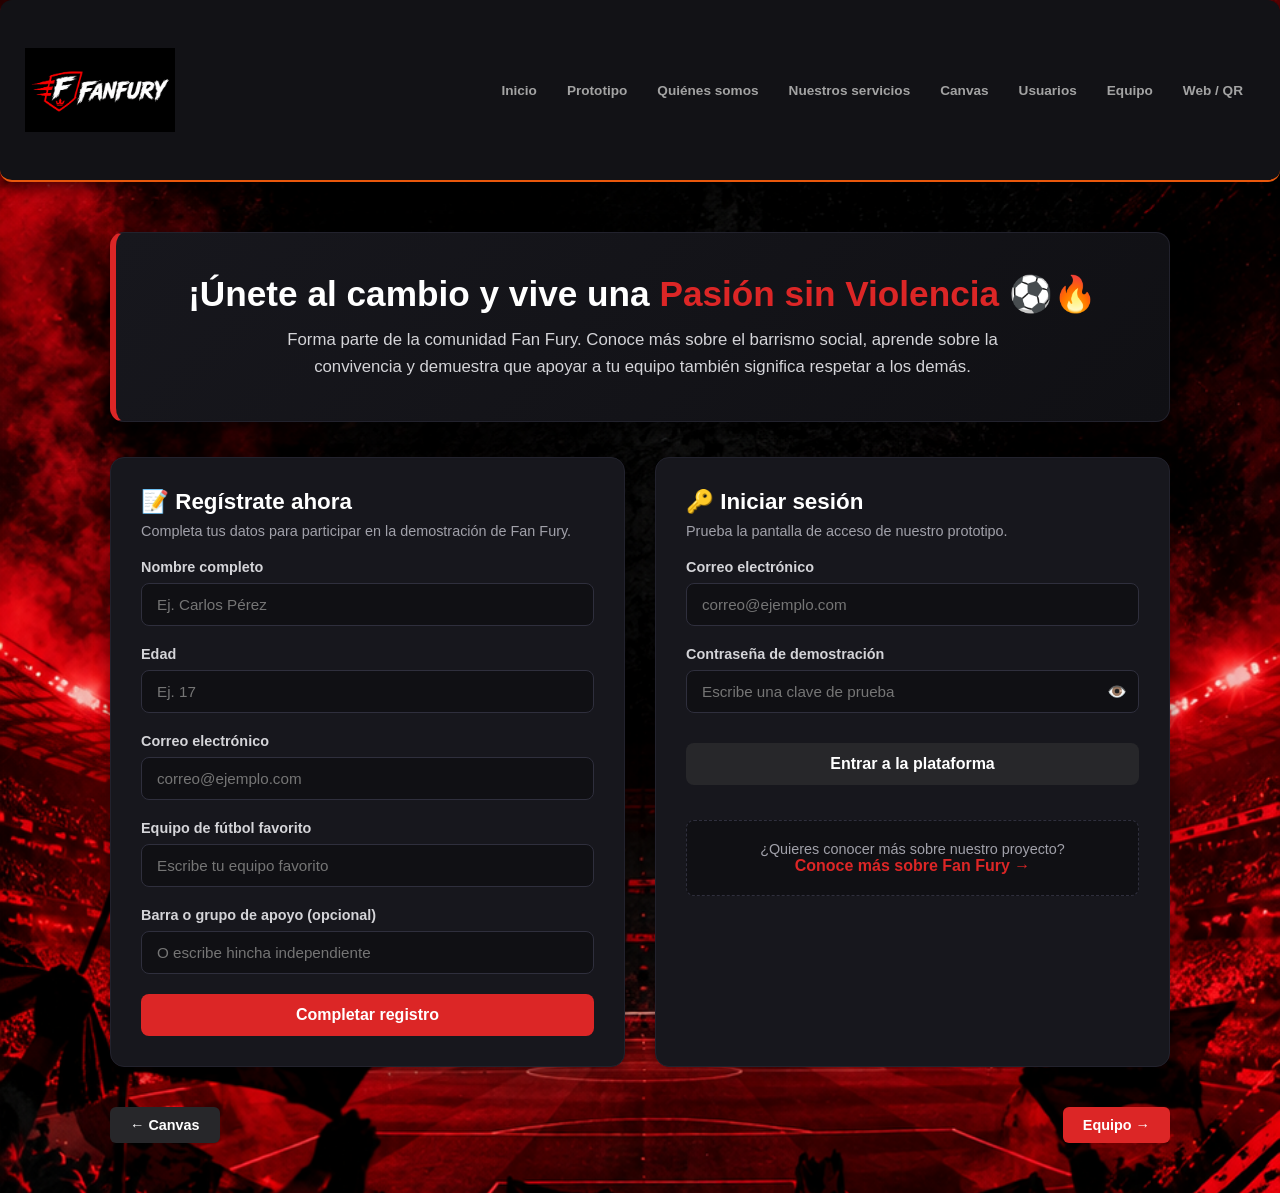
<file: Fan fury 1101/usuarios.html>
<!DOCTYPE html>
<html lang="es">
<head>
    <meta charset="UTF-8">
    <meta name="viewport" content="width=device-width, initial-scale=1.0">
    <title>Fan Fury - Gestión de Usuarios</title>
    <link rel="stylesheet" href="Styleprincipal.css">

    <style>
        body {
            background-color: #0d0d11;
            color: #ffffff;
            font-family: Arial, sans-serif;
            margin: 0;
            padding: 0;
        }

        .usuarios-container {
            max-width: 1100px;
            margin: 30px auto;
            padding: 20px;
        }

        .usuarios-hero {
            background: linear-gradient(135deg, #17171d, #101014);
            border: 1px solid #22222d;
            border-left: 6px solid #dc2626;
            border-radius: 14px;
            padding: 40px 30px;
            margin-bottom: 35px;
            text-align: center;
            box-shadow: 0 6px 20px rgba(0, 0, 0, 0.5);
        }

        .usuarios-hero h1 {
            color: #ffffff;
            font-size: 2.2rem;
            margin-bottom: 12px;
        }

        .usuarios-hero h1 span {
            color: #dc2626;
        }

        .usuarios-hero p {
            color: #d4d4d8;
            font-size: 1.05rem;
            max-width: 800px;
            margin: 0 auto;
            line-height: 1.6;
        }

        .forms-grid {
            display: grid;
            grid-template-columns: 1fr 1fr;
            gap: 30px;
        }

        .form-card {
            background-color: #17171d;
            border: 1px solid #22222d;
            border-radius: 14px;
            padding: 30px;
            box-shadow: 0 4px 15px rgba(0, 0, 0, 0.4);
            transition: transform 0.3s ease, border-color 0.3s ease;
        }

        .form-card:hover {
            border-color: #dc2626;
        }

        .form-card h2 {
            color: #ffffff;
            font-size: 1.4rem;
            margin-bottom: 8px;
        }

        .card-subtitle {
            color: #a1a1aa;
            font-size: 0.9rem;
            margin-bottom: 20px;
        }

        .form-group {
            margin-bottom: 20px;
            text-align: left;
        }

        .form-group label {
            display: block;
            color: #d4d4d8;
            font-size: 0.9rem;
            margin-bottom: 8px;
            font-weight: bold;
        }

        .form-group input {
            width: 100%;
            padding: 12px 15px;
            background-color: #101014;
            border: 1px solid #2f2f3d;
            border-radius: 8px;
            color: #ffffff;
            font-size: 0.95rem;
            box-sizing: border-box;
        }

        .form-group input:focus {
            outline: none;
            border-color: #dc2626;
        }

        .password-wrapper {
            position: relative;
            display: flex;
            align-items: center;
        }

        .password-wrapper input {
            padding-right: 45px;
        }

        .toggle-password {
            position: absolute;
            right: 12px;
            background: none;
            border: none;
            color: #a1a1aa;
            cursor: pointer;
            font-size: 1rem;
        }

        .btn-action {
            width: 100%;
            background-color: #dc2626;
            color: #ffffff;
            border: none;
            padding: 12px 20px;
            border-radius: 8px;
            font-size: 1rem;
            font-weight: bold;
            cursor: pointer;
            transition: background-color 0.3s, transform 0.2s;
        }

        .btn-action:hover {
            background-color: #b91c1c;
            transform: translateY(-2px);
        }

        .btn-secondary {
            background-color: #27272a;
        }

        .btn-secondary:hover {
            background-color: #3f3f46;
        }

        .mensaje {
            display: none;
            padding: 14px;
            margin-top: 20px;
            border-radius: 8px;
            text-align: center;
            line-height: 1.5;
        }

        .mensaje.exito {
            display: block;
            background-color: #17251c;
            border: 1px solid #32834c;
            color: #a7f3b8;
        }

        .mensaje.info {
            display: block;
            background-color: #20202a;
            border: 1px solid #52525b;
            color: #e4e4e7;
        }

        .ayuda {
            margin-top: 35px;
            background-color: #101014;
            border: 1px dashed #2f2f3d;
            padding: 20px;
            border-radius: 8px;
            text-align: center;
        }

        .ayuda p {
            color: #a1a1aa;
            font-size: 0.9rem;
        }

        .ayuda a {
            color: #dc2626;
            text-decoration: none;
            font-weight: bold;
        }

        .navegacion-inferior {
            margin-top: 40px;
            display: flex;
            justify-content: space-between;
            gap: 15px;
            flex-wrap: wrap;
        }

        .btn-nav {
            background-color: #27272a;
            color: #ffffff;
            padding: 10px 20px;
            border-radius: 6px;
            text-decoration: none;
        }

        .btn-nav.siguiente {
            background-color: #dc2626;
        }

        @media (max-width: 768px) {
            .forms-grid {
                grid-template-columns: 1fr;
            }

            .usuarios-hero h1 {
                font-size: 1.7rem;
            }

            .usuarios-hero {
                padding: 30px 20px;
            }

            .form-card {
                padding: 22px;
            }
        }
    </style>
</head>

<body>

<header class="main-header">
    <div class="logo-container">
        <img
            src="IMG/Logotipo Esports FANFURY (1).png"
            alt="Logo Fan Fury"
            class="nav-logo"
        >
    </div>

    <nav class="nav-menu">
        <ul>
               <li><a href="index.html">Inicio</a></li>
                <li><a href="prototipo.html">Prototipo</a></li>
                <li><a href="quienes.html">Quiénes somos</a></li>
                <li><a href="servicios.html">Nuestros servicios</a></li>
                <li><a href="canvas.html">Canvas</a></li>
                <li><a href="usuarios.html">Usuarios</a></li>
                <li><a href="equipo.html">Equipo</a></li>
                <li><a href="acceso.html">Web / QR</a></li>
        </ul>
    </nav>
</header>

<main class="usuarios-container">

    <section class="usuarios-hero">
        <h1>
            ¡Únete al cambio y vive una
            <span>Pasión sin Violencia</span> ⚽🔥
        </h1>

        <p>
            Forma parte de la comunidad Fan Fury. Conoce más sobre el
            barrismo social, aprende sobre la convivencia y demuestra
            que apoyar a tu equipo también significa respetar a los demás.
        </p>
    </section>

    <div class="forms-grid">

        <!-- REGISTRO DE DEMOSTRACIÓN -->
        <section class="form-card" id="registro-seccion">
            <h2>📝 Regístrate ahora</h2>

            <p class="card-subtitle">
                Completa tus datos para participar en la demostración de Fan Fury.
            </p>

            <form id="form-registro">
                <div class="form-group">
                    <label for="nombre">Nombre completo</label>
                    <input
                        type="text"
                        id="nombre"
                        name="nombre"
                        placeholder="Ej. Carlos Pérez"
                        autocomplete="name"
                        required
                    >
                </div>

                <div class="form-group">
                    <label for="edad">Edad</label>
                    <input
                        type="number"
                        id="edad"
                        name="edad"
                        placeholder="Ej. 17"
                        min="10"
                        max="99"
                        required
                    >
                </div>

                <div class="form-group">
                    <label for="correo">Correo electrónico</label>
                    <input
                        type="email"
                        id="correo"
                        name="correo"
                        placeholder="correo@ejemplo.com"
                        autocomplete="email"
                        required
                    >
                </div>

                <div class="form-group">
                    <label for="equipo">Equipo de fútbol favorito</label>
                    <input
                        type="text"
                        id="equipo"
                        name="equipo"
                        placeholder="Escribe tu equipo favorito"
                        required
                    >
                </div>

                <div class="form-group">
                    <label for="barra">Barra o grupo de apoyo (opcional)</label>
                    <input
                        type="text"
                        id="barra"
                        name="barra"
                        placeholder="O escribe hincha independiente"
                    >
                </div>

                <button type="submit" class="btn-action">
                    Completar registro
                </button>

                <div
                    id="mensaje-registro"
                    class="mensaje"
                    role="status"
                    aria-live="polite"
                ></div>
            </form>
        </section>

        <!-- INICIO DE SESIÓN DE DEMOSTRACIÓN -->
        <section class="form-card">
            <h2>🔑 Iniciar sesión</h2>

            <p class="card-subtitle">
                Prueba la pantalla de acceso de nuestro prototipo.
            </p>

            <form id="form-login">
                <div class="form-group">
                    <label for="login-correo">Correo electrónico</label>
                    <input
                        type="email"
                        id="login-correo"
                        name="login-correo"
                        placeholder="correo@ejemplo.com"
                        autocomplete="email"
                        required
                    >
                </div>

                <div class="form-group">
                    <label for="login-password">Contraseña de demostración</label>

                    <div class="password-wrapper">
                        <input
                            type="password"
                            id="login-password"
                            name="login-password"
                            placeholder="Escribe una clave de prueba"
                            autocomplete="off"
                            required
                        >

                        <button
                            type="button"
                            class="toggle-password"
                            id="toggle-password"
                            aria-label="Mostrar contraseña"
                            aria-pressed="false"
                        >👁️</button>
                    </div>
                </div>

                <button
                    type="submit"
                    class="btn-action btn-secondary"
                    style="margin-top: 10px;"
                >
                    Entrar a la plataforma
                </button>

                <div
                    id="mensaje-login"
                    class="mensaje"
                    role="status"
                    aria-live="polite"
                ></div>
            </form>

            <div class="ayuda">
                <p>¿Quieres conocer más sobre nuestro proyecto?</p>
                <a href="proyecto.html">
                    Conoce más sobre Fan Fury →
                </a>
            </div>
        </section>

    </div>

    <div class="navegacion-inferior">
        <a href="sustentacion.html" class="btn-nav">
            ← Canvas
        </a>

        <a href="equipo.html" class="btn-nav siguiente">
            Equipo →
        </a>
    </div>

</main>

<script>
    // REGISTRO SIMULADO: no envía datos a GitHub Pages.
    document.getElementById("form-registro").addEventListener("submit", function(event) {
        event.preventDefault();

        const nombre = document.getElementById("nombre").value.trim();
        const edad = Number(document.getElementById("edad").value);
        const correo = document.getElementById("correo").value.trim();
        const equipo = document.getElementById("equipo").value.trim();
        const mensaje = document.getElementById("mensaje-registro");

        if (!nombre || !correo || !equipo || !edad) {
            return;
        }

        if (edad < 10 || edad > 99) {
            mensaje.className = "mensaje info";
            mensaje.textContent = "Por favor, verifica que la edad sea correcta.";
            return;
        }

        mensaje.className = "mensaje exito";
        mensaje.textContent =
            "¡Registro de demostración exitoso, " + nombre +
            "! Bienvenido/a a Fan Fury. ⚽❤️";

        // No se guardan ni se envían los datos.
        this.reset();
    });

    // INICIO DE SESIÓN SIMULADO.
    document.getElementById("form-login").addEventListener("submit", function(event) {
        event.preventDefault();

        const mensaje = document.getElementById("mensaje-login");

        mensaje.className = "mensaje info";
        mensaje.textContent =
        
            "Inicio de sesion activo";
    });

    // MOSTRAR U OCULTAR CONTRASEÑA.
    document.getElementById("toggle-password").addEventListener("click", function() {
        const campo = document.getElementById("login-password");
        const visible = campo.type === "password";

        campo.type = visible ? "text" : "password";
        this.setAttribute("aria-pressed", String(visible));
        this.setAttribute(
            "aria-label",
            visible ? "Ocultar contraseña" : "Mostrar contraseña"
        );
        this.textContent = visible ? "🙈" : "👁️";
    });
</script>

</body>
</html>
</file>
<file: Fan fury 1101/Styleprincipal.css>
* {
    margin: 0;
    padding: 0;
    box-sizing: border-box;
    font-family: 'Segoe UI', Tahoma, Geneva, Verdana, sans-serif;
}

body {

    background-image: url('IMG/fondo\ fanfury.png');
    background-size: cover;        /* Hace que la imagen cubra toda la pantalla sin deformarse */
    background-position: center;   /* Centra la imagen perfectamente */
    background-repeat: no-repeat;  /* Evita que la imagen se repita como mosaico */
    background-attachment: fixed;  /* Mantiene el fondo fijo mientras haces scroll */

}

/* MENÚ DE NAVEGACIÓN SUPERIOR */
.main-header {
    background-color: #121216;
    border-bottom: 2px solid #ea580c;
    padding: 15px 25px;
    display: flex;
    justify-content: space-between;
    align-items: center;
    border-radius: 12px;
    margin-bottom: 30px;
    box-shadow: 0 4px 20px rgba(0, 0, 0, 0.8);
    flex-wrap: wrap;
    gap: 15px;
}

.logo-container {
    display: flex;
    align-items: center;
    gap: 20px;
}

.nav-logo {
    width: 150px;
    height: 150px;
    object-fit: contain;
}

.brand-name {
    font-size: 1.4rem;
    font-weight: 800;
    color: #ffffff;
    letter-spacing: 1.5px;
}

.nav-menu ul {
    display: flex;
    list-style: none;
    gap: 6px;
    flex-wrap: wrap;
    align-items: center;
}

.nav-menu a {
    color: #a3a3a3;
    text-decoration: none;
    font-size: 0.85rem;
    font-weight: 600;
    padding: 7px 12px;
    border-radius: 20px;
    transition: all 0.2s ease;
}

.nav-menu a:hover,
.nav-menu a.active {
    background-color: #ea580c;
    color: #ffffff;
}

/* CONTENEDORES Y CAJAS */
.section-container {
    max-width: 1100px;
    margin: 0 auto;
    background-color: #121216;
    border: 1px solid #27272a;
    border-radius: 16px;
    padding: 40px 30px;
    box-shadow: 0 10px 30px rgba(0,0,0,0.7);
}

/* BOTONES DE NAVEGACIÓN INFERIOR */
.btn-nav {
    display: inline-block;
    padding: 10px 22px;
    border-radius: 22px;
    text-decoration: none;
    font-size: 0.9rem;
    font-weight: bold;
    transition: background 0.2s;
}

.btn-nav:hover {
    opacity: 0.9;
}
</file>
